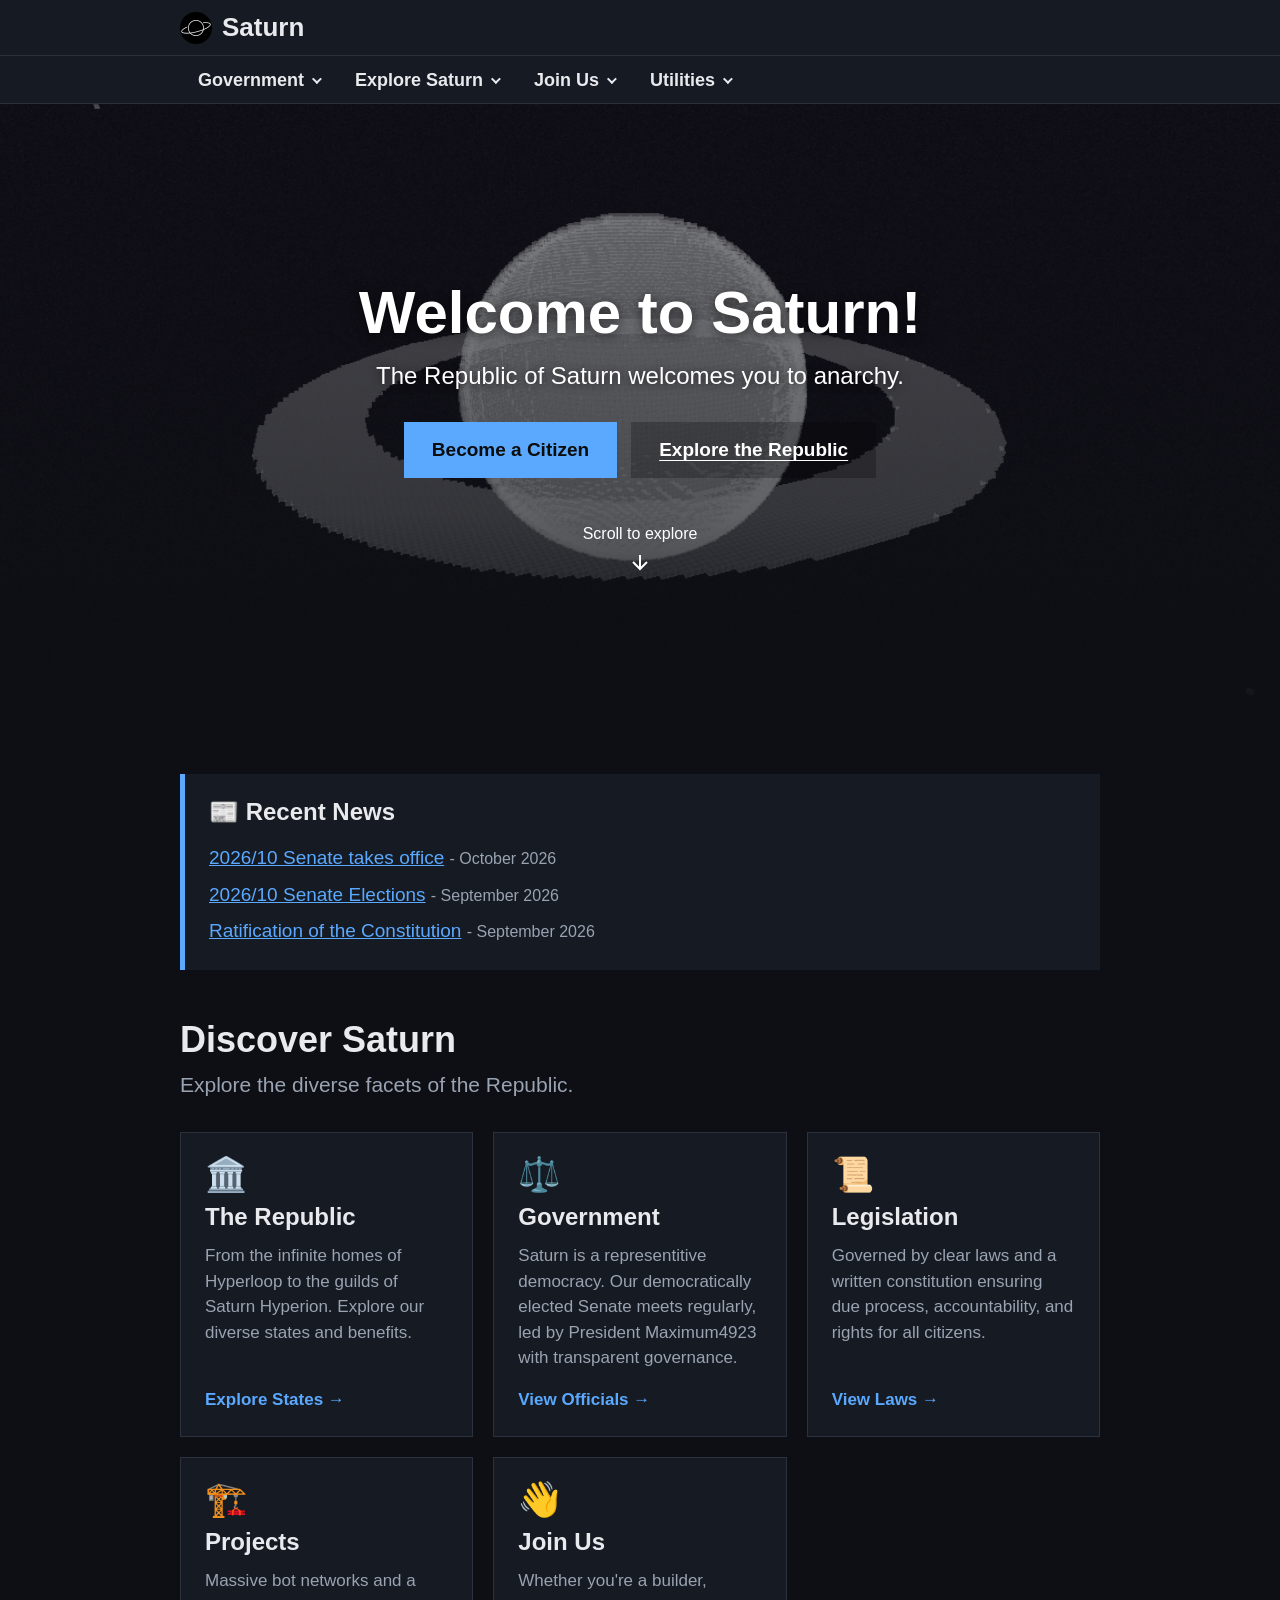
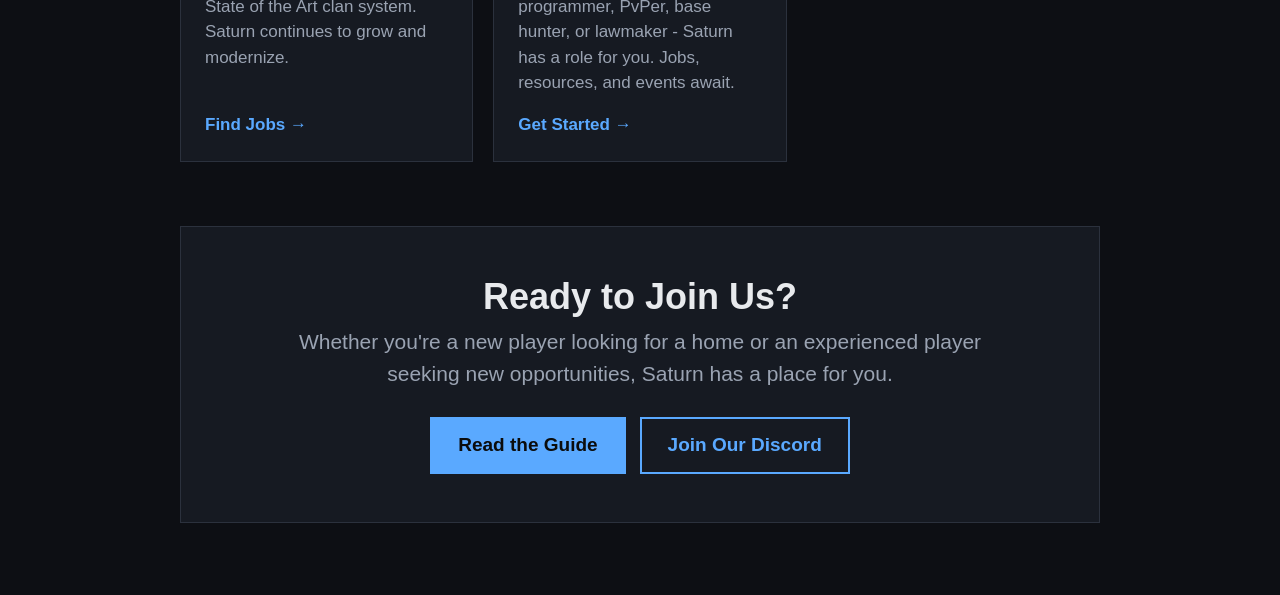
<file: index.html>
<!DOCTYPE html>
<html lang="en">
<head>
    <meta charset="utf-8">
    <meta name="viewport" content="width=device-width, initial-scale=1">
    <title>The Republic of Saturn</title>
    <meta name="description" content="Welcome to the Republic of Saturn, a representitive democracy on a anarchy server.">
    <link rel="stylesheet" href="/assets/css/styles.css">
</head>
<body>
    <a class="skip-link" href="#main-content">Skip to main content</a>

    <!-- Header bar with logo -->
    <header class="header" role="banner">
        <div class="header__container">
            <a href="/" class="header__logo">
                <img src="/assets/img/saturn-bg.png" alt="" width="32" height="32">
                <span>Saturn</span>
            </a>
            <button class="menu-toggle" id="menuToggle" aria-label="Open menu" aria-expanded="false" aria-controls="slideMenu">
                <span></span><span></span><span></span>
            </button>
        </div>
    </header>

    <!-- Slide-out menu (narrow screens) -->
    <div class="menu-overlay" id="menuOverlay"></div>
    <nav class="slide-menu" id="slideMenu" aria-label="Mobile navigation">
        <div class="slide-menu__header">
            <span>Menu</span>
            <button class="slide-menu__close" id="menuClose" aria-label="Close menu">&times;</button>
        </div>
        <details>
            <summary>Government</summary>
            <ul>
                <li><a href="/">Home</a></li>
                <li><a href="/government/officials/">Officials</a></li>
                <li><a href="/news/">News</a></li>
                <li><a href="/laws/">Legislation</a></li>
            </ul>
        </details>
        <details>
            <summary>Explore Saturn</summary>
            <ul>
                <li><a href="/union/">The Republic</a></li>
                <li><a href="/history/">History</a></li>
            </ul>
        </details>
        <details>
            <summary>Join Us</summary>
            <ul>
                <li><a href="/guide/">New Player Guide</a></li>
                <li><a href="https://discord.gg/mj6fVxfEE" target="_blank" rel="noopener">Discord</a></li>
            </ul>
        </details>
        <details>
            <summary>Utilities</summary>
            <ul>
                <li><a href="https://6b6tdb.saturn.lat/">6b6tDB</a></li>
            </ul>
        </details>
    </nav>

    <!-- Navigation bar (wide screens) -->
    <nav class="navbar" aria-label="Main navigation">
        <div class="container">
            <ul class="navbar__list">
                <li class="navbar__item">
                    <button class="navbar__link" aria-haspopup="true">Government</button>
                    <ul class="navbar__dropdown">
                        <li><a href="/">Home</a></li>
                        <li><a href="/government/officials/">Officials</a></li>
                        <li><a href="/news/">News</a></li>
                        <li><a href="/laws/">Legislation</a></li>
                    </ul>
                </li>
                <li class="navbar__item">
                    <button class="navbar__link" aria-haspopup="true">Explore Saturn</button>
                    <ul class="navbar__dropdown">
                        <li><a href="/union/">The Republic</a></li>
                        <li><a href="/history/">History</a></li>
                    </ul>
                </li>
                <li class="navbar__item">
                    <button class="navbar__link" aria-haspopup="true">Join Us</button>
                    <ul class="navbar__dropdown">
                        <li><a href="/guide/">New Player Guide</a></li>
                        <li><a href="https://discord.gg/mj6fVxfEE" target="_blank" rel="noopener">Discord</a></li>
                    </ul>
                </li>
                <li class="navbar__item">
                    <button class="navbar__link" aria-haspopup="true">Utilities</button>
                    <ul class="navbar__dropdown">
                        <li><a href="https://6b6tdb.saturn.lat/">6b6tDB</a></li>
                    </ul>
                </li>
            </ul>
        </div>
    </nav>

    <!-- Hero -->
    <section class="hero">
        <h1>Welcome to Saturn!</h1>
        <p class="hero__subtitle">The Republic of Saturn welcomes you to anarchy.</p>
        <div class="hero__actions">
            <a href="/guide/" class="btn">Become a Citizen</a>
            <a href="/union/" target="_blank" rel="noopener" class="btn btn--tertiary">Explore the Republic</a>
        </div>
        <a href="#main-content" class="scroll-hint">
            <span>Scroll to explore</span>
            <svg width="24" height="24" viewBox="0 0 24 24" fill="none" stroke="currentColor" stroke-width="2" aria-hidden="true"><path d="M12 5v14M5 12l7 7 7-7"/></svg>
        </a>
    </section>

    <div class="container">
        <main id="main-content" class="main">

            <!-- Recent news -->
            <div class="news-ticker">
                <h3>📰 Recent News</h3>
                <div class="news-ticker__item">
                    <a href="/news/2026-october-senate/">2026/10 Senate takes office</a>
                    <span class="news-ticker__date">- October 2026</span>
                </div>
                <div class="news-ticker__item">
                    <a href="/news/2026-october-elections/">2026/10 Senate Elections</a>
                    <span class="news-ticker__date">- September 2026</span>
                </div>
                <div class="news-ticker__item">
                    <a href="/news/ratification-of-the-constitution/">Ratification of the Constitution</a>
                    <span class="news-ticker__date">- September 2026</span>
                </div>
            </div>

            <!-- Services grid -->
            <section class="services">
                <h2 class="section-title">Discover Saturn</h2>
                <p class="section-intro">Explore the diverse facets of the Republic.</p>

                <div class="services-grid">
                    <a href="/union/" class="service-card">
                        <div class="service-card__icon">🏛️</div>
                        <h3>The Republic</h3>
                        <p>From the infinite homes of Hyperloop to the guilds of Saturn Hyperion. Explore our diverse states and benefits.</p>
                        <span class="service-card__link">Explore States →</span>
                    </a>
                    <a href="/government/officials/" class="service-card">
                        <div class="service-card__icon">⚖️</div>
                        <h3>Government</h3>
                        <p>Saturn is a representitive democracy. Our democratically elected Senate meets regularly, led by President Maximum4923 with transparent governance.</p>
                        <span class="service-card__link">View Officials →</span>
                    </a>
                    <a href="/laws/" class="service-card">
                        <div class="service-card__icon">📜</div>
                        <h3>Legislation</h3>
                        <p>Governed by clear laws and a written constitution ensuring due process, accountability, and rights for all citizens.</p>
                        <span class="service-card__link">View Laws →</span>
                    </a>
                    <a href="https://discord.gg/mj6fVxfEE" target="_blank" rel="noopener" class="service-card">
                        <div class="service-card__icon">🏗️</div>
                        <h3>Projects</h3>
                        <p>Massive bot networks and a State of the Art clan system. Saturn continues to grow and modernize.</p>
                        <span class="service-card__link">Find Jobs →</span>
                    </a>
                    <a href="/guide/" class="service-card">
                        <div class="service-card__icon">👋</div>
                        <h3>Join Us</h3>
                        <p>Whether you're a builder, programmer, PvPer, base hunter, or lawmaker - Saturn has a role for you. Jobs, resources, and events await.</p>
                        <span class="service-card__link">Get Started →</span>
                    </a>
                </div>
            </section>

            <!-- Call to action -->
            <section class="cta">
                <h2 class="section-title">Ready to Join Us?</h2>
                <p class="section-intro">Whether you're a new player looking for a home or an experienced player seeking new opportunities, Saturn has a place for you.</p>
                <div class="hero__actions">
                    <a href="/guide/" class="btn">Read the Guide</a>
                    <a href="https://discord.gg/mj6fVxfEE" target="_blank" rel="noopener" class="btn btn--secondary">Join Our Discord</a>
                </div>
            </section>
        </main>
    </div>

    <script>
        // Slide-out menu open/close
        (function () {
            var toggle = document.getElementById('menuToggle');
            var closeBtn = document.getElementById('menuClose');
            var menu = document.getElementById('slideMenu');
            var overlay = document.getElementById('menuOverlay');

            function open() {
                menu.classList.add('is-open');
                overlay.classList.add('is-visible');
                toggle.setAttribute('aria-expanded', 'true');
            }
            function close() {
                menu.classList.remove('is-open');
                overlay.classList.remove('is-visible');
                toggle.setAttribute('aria-expanded', 'false');
            }

            toggle.addEventListener('click', open);
            closeBtn.addEventListener('click', close);
            overlay.addEventListener('click', close);
            document.addEventListener('keydown', function (e) {
                if (e.key === 'Escape') close();
            });
        })();
    </script>
</body>
</html>
</file>
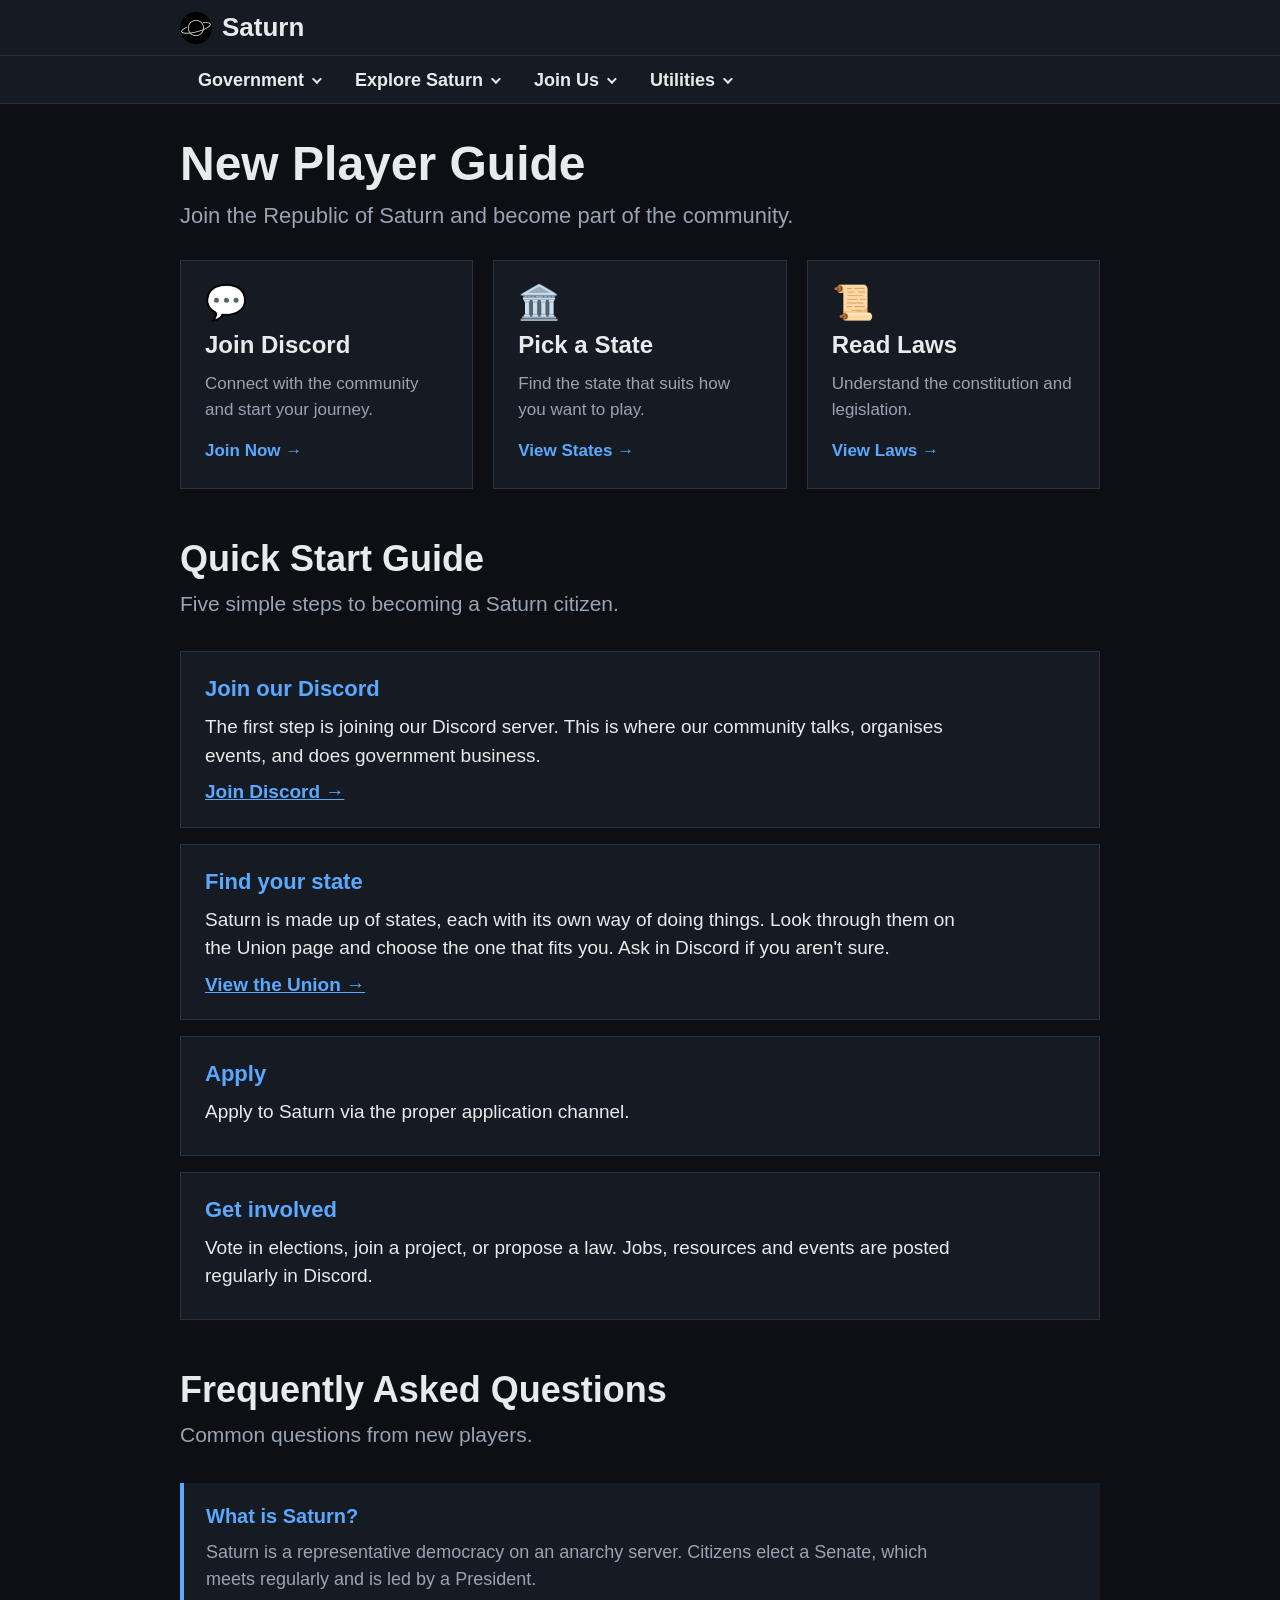
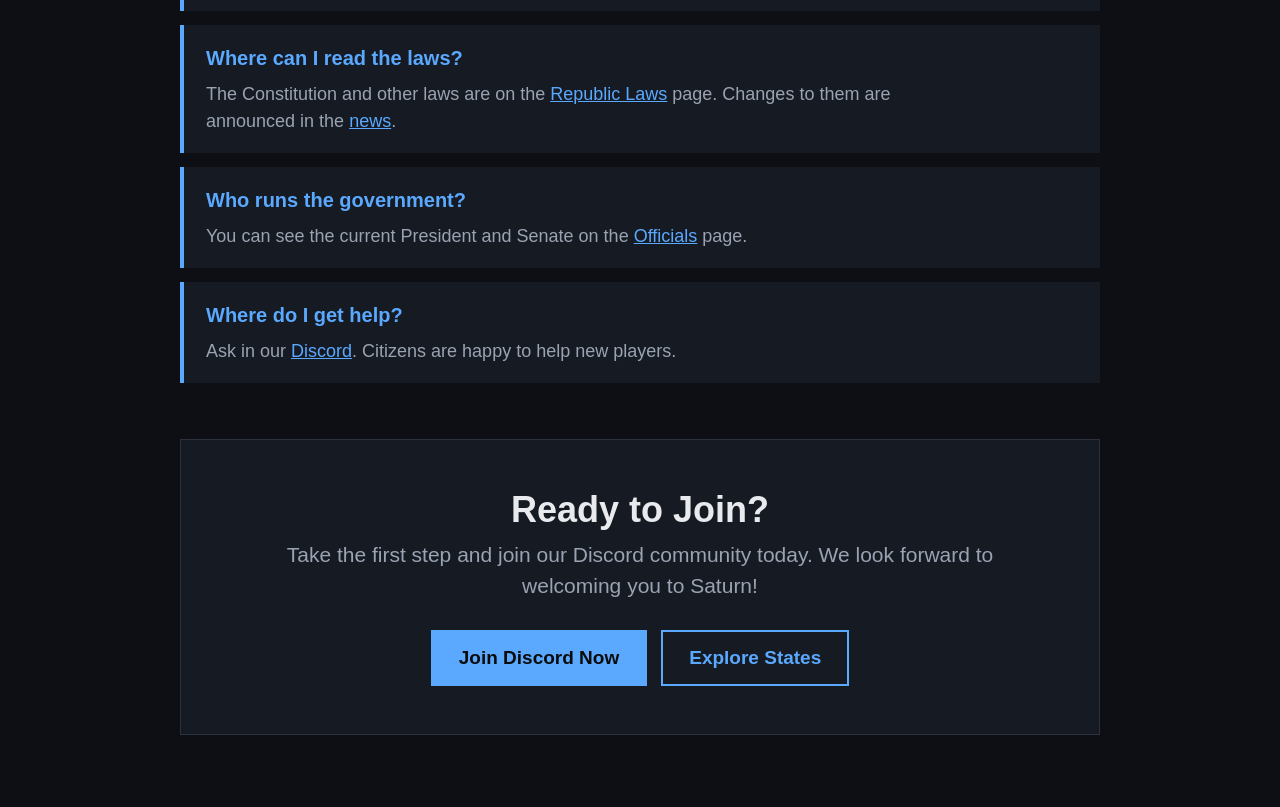
<file: guide/index.html>
<!DOCTYPE html>
<html lang="en">
<head>
    <meta charset="utf-8">
    <meta name="viewport" content="width=device-width, initial-scale=1">
    <title>New Player Guide - Join Saturn</title>
    <meta name="description" content="Learn how to join the Republic of Saturn and become part of the community.">
    <link rel="stylesheet" href="/assets/css/styles.css">
</head>
<body>
    <a class="skip-link" href="#main-content">Skip to main content</a>

    <!-- Header bar with logo -->
    <header class="header" role="banner">
        <div class="header__container">
            <a href="/" class="header__logo">
                <img src="/assets/img/saturn-bg.png" alt="" width="32" height="32">
                <span>Saturn</span>
            </a>
            <button class="menu-toggle" id="menuToggle" aria-label="Open menu" aria-expanded="false" aria-controls="slideMenu">
                <span></span><span></span><span></span>
            </button>
        </div>
    </header>

    <!-- Slide-out menu (narrow screens) -->
    <div class="menu-overlay" id="menuOverlay"></div>
    <nav class="slide-menu" id="slideMenu" aria-label="Mobile navigation">
        <div class="slide-menu__header">
            <span>Menu</span>
            <button class="slide-menu__close" id="menuClose" aria-label="Close menu">&times;</button>
        </div>
        <details>
            <summary>Government</summary>
            <ul>
                <li><a href="/">Home</a></li>
                <li><a href="/government/officials/">Officials</a></li>
                <li><a href="/news/">News</a></li>
                <li><a href="/laws/">Legislation</a></li>
            </ul>
        </details>
        <details>
            <summary>Explore Saturn</summary>
            <ul>
                <li><a href="/union/">The Republic</a></li>
                <li><a href="/history/">History</a></li>
            </ul>
        </details>
        <details open>
            <summary>Join Us</summary>
            <ul>
                <li><a href="/guide/">New Player Guide</a></li>
                <li><a href="https://discord.gg/mj6fVxfEE" target="_blank" rel="noopener">Discord</a></li>
            </ul>
        </details>
        <details>
            <summary>Utilities</summary>
            <ul>
                <li><a href="https://6b6tdb.saturn.lat/">6b6tDB</a></li>
            </ul>
        </details>
    </nav>

    <!-- Navigation bar (wide screens) -->
    <nav class="navbar" aria-label="Main navigation">
        <div class="container">
            <ul class="navbar__list">
                <li class="navbar__item">
                    <button class="navbar__link" aria-haspopup="true">Government</button>
                    <ul class="navbar__dropdown">
                        <li><a href="/">Home</a></li>
                        <li><a href="/government/officials/">Officials</a></li>
                        <li><a href="/news/">News</a></li>
                        <li><a href="/laws/">Legislation</a></li>
                    </ul>
                </li>
                <li class="navbar__item">
                    <button class="navbar__link" aria-haspopup="true">Explore Saturn</button>
                    <ul class="navbar__dropdown">
                        <li><a href="/union/">The Republic</a></li>
                        <li><a href="/history/">History</a></li>
                    </ul>
                </li>
                <li class="navbar__item">
                    <button class="navbar__link" aria-haspopup="true">Join Us</button>
                    <ul class="navbar__dropdown">
                        <li><a href="/guide/">New Player Guide</a></li>
                        <li><a href="https://discord.gg/mj6fVxfEE" target="_blank" rel="noopener">Discord</a></li>
                    </ul>
                </li>
                <li class="navbar__item">
                    <button class="navbar__link" aria-haspopup="true">Utilities</button>
                    <ul class="navbar__dropdown">
                        <li><a href="https://6b6tdb.saturn.lat/">6b6tDB</a></li>
                    </ul>
                </li>
            </ul>
        </div>
    </nav>

    <div class="container">
        <main id="main-content" class="main main--page">

            <div class="page-header">
                <h1>New Player Guide</h1>
                <p>Join the Republic of Saturn and become part of the community.</p>
            </div>

            <!-- Quick actions -->
            <section class="guide-quick-actions">
                <div class="services-grid">
                    <a href="https://discord.gg/mj6fVxfEE" target="_blank" rel="noopener" class="service-card">
                        <div class="service-card__icon">💬</div>
                        <h3>Join Discord</h3>
                        <p>Connect with the community and start your journey.</p>
                        <span class="service-card__link">Join Now →</span>
                    </a>
                    <a href="/union/" class="service-card">
                        <div class="service-card__icon">🏛️</div>
                        <h3>Pick a State</h3>
                        <p>Find the state that suits how you want to play.</p>
                        <span class="service-card__link">View States →</span>
                    </a>
                    <a href="/laws/" class="service-card">
                        <div class="service-card__icon">📜</div>
                        <h3>Read Laws</h3>
                        <p>Understand the constitution and legislation.</p>
                        <span class="service-card__link">View Laws →</span>
                    </a>
                </div>
            </section>

            <!-- Quick start steps -->
            <section class="guide-section">
                <h2 class="section-title">Quick Start Guide</h2>
                <p class="section-intro">Five simple steps to becoming a Saturn citizen.</p>

                <div class="guide-steps">

                    <div class="guide-step">
                        <div class="guide-step__content">
                            <h3>Join our Discord</h3>
                            <p>The first step is joining our Discord server. This is where our community talks, organises events, and does government business.</p>
                            <a href="https://discord.gg/mj6fVxfEE" target="_blank" rel="noopener"><b>Join Discord →</b></a>
                        </div>
                    </div>

                    <div class="guide-step">
                        <div class="guide-step__content">
                            <h3>Find your state</h3>
                            <p>Saturn is made up of states, each with its own way of doing things. Look through them on the Union page and choose the one that fits you. Ask in Discord if you aren't sure.</p>
                            <a href="/union/"><b>View the Union →</b></a>
                        </div>
                    </div>

                    <div class="guide-step">
                        <div class="guide-step__content">
                            <h3>Apply</h3>
                            <p>Apply to Saturn via the proper application channel.</p>
                        </div>
                    </div>

                    <div class="guide-step">
                        <div class="guide-step__content">
                            <h3>Get involved</h3>
                            <p>Vote in elections, join a project, or propose a law. Jobs, resources and events are posted regularly in Discord.</p>
                        </div>
                    </div>

                </div>
            </section>


            <!-- FAQ -->
            <section class="guide-section">
                <h2 class="section-title">Frequently Asked Questions</h2>
                <p class="section-intro">Common questions from new players.</p>

                <div class="faq-list">
                    <div class="faq-item">
                        <h3>What is Saturn?</h3>
                        <p>Saturn is a representative democracy on an anarchy server. Citizens elect a Senate, which meets regularly and is led by a President.</p>
                    </div>
                    <div class="faq-item">
                        <h3>Where can I read the laws?</h3>
                        <p>The Constitution and other laws are on the <a href="/laws/">Republic Laws</a> page. Changes to them are announced in the <a href="/news/">news</a>.</p>
                    </div>
                    <div class="faq-item">
                        <h3>Who runs the government?</h3>
                        <p>You can see the current President and Senate on the <a href="/government/officials/">Officials</a> page.</p>
                    </div>
                    <div class="faq-item">
                        <h3>Where do I get help?</h3>
                        <p>Ask in our <a href="https://discord.gg/mj6fVxfEE" target="_blank" rel="noopener">Discord</a>. Citizens are happy to help new players.</p>
                    </div>
                </div>
            </section>

            <!-- Call to action -->
            <section class="cta">
                <h2 class="section-title">Ready to Join?</h2>
                <p class="section-intro">Take the first step and join our Discord community today. We look forward to welcoming you to Saturn!</p>
                <div class="hero__actions">
                    <a href="https://discord.gg/mj6fVxfEE" target="_blank" rel="noopener" class="btn">Join Discord Now</a>
                    <a href="/union/" class="btn btn--secondary">Explore States</a>
                </div>
            </section>

        </main>
    </div>

    <script>
        // Slide-out menu open/close
        (function () {
            var toggle = document.getElementById('menuToggle');
            var closeBtn = document.getElementById('menuClose');
            var menu = document.getElementById('slideMenu');
            var overlay = document.getElementById('menuOverlay');

            function open() {
                menu.classList.add('is-open');
                overlay.classList.add('is-visible');
                toggle.setAttribute('aria-expanded', 'true');
            }
            function close() {
                menu.classList.remove('is-open');
                overlay.classList.remove('is-visible');
                toggle.setAttribute('aria-expanded', 'false');
            }

            toggle.addEventListener('click', open);
            closeBtn.addEventListener('click', close);
            overlay.addEventListener('click', close);
            document.addEventListener('keydown', function (e) {
                if (e.key === 'Escape') close();
            });
        })();
    </script>
</body>
</html>
</file>
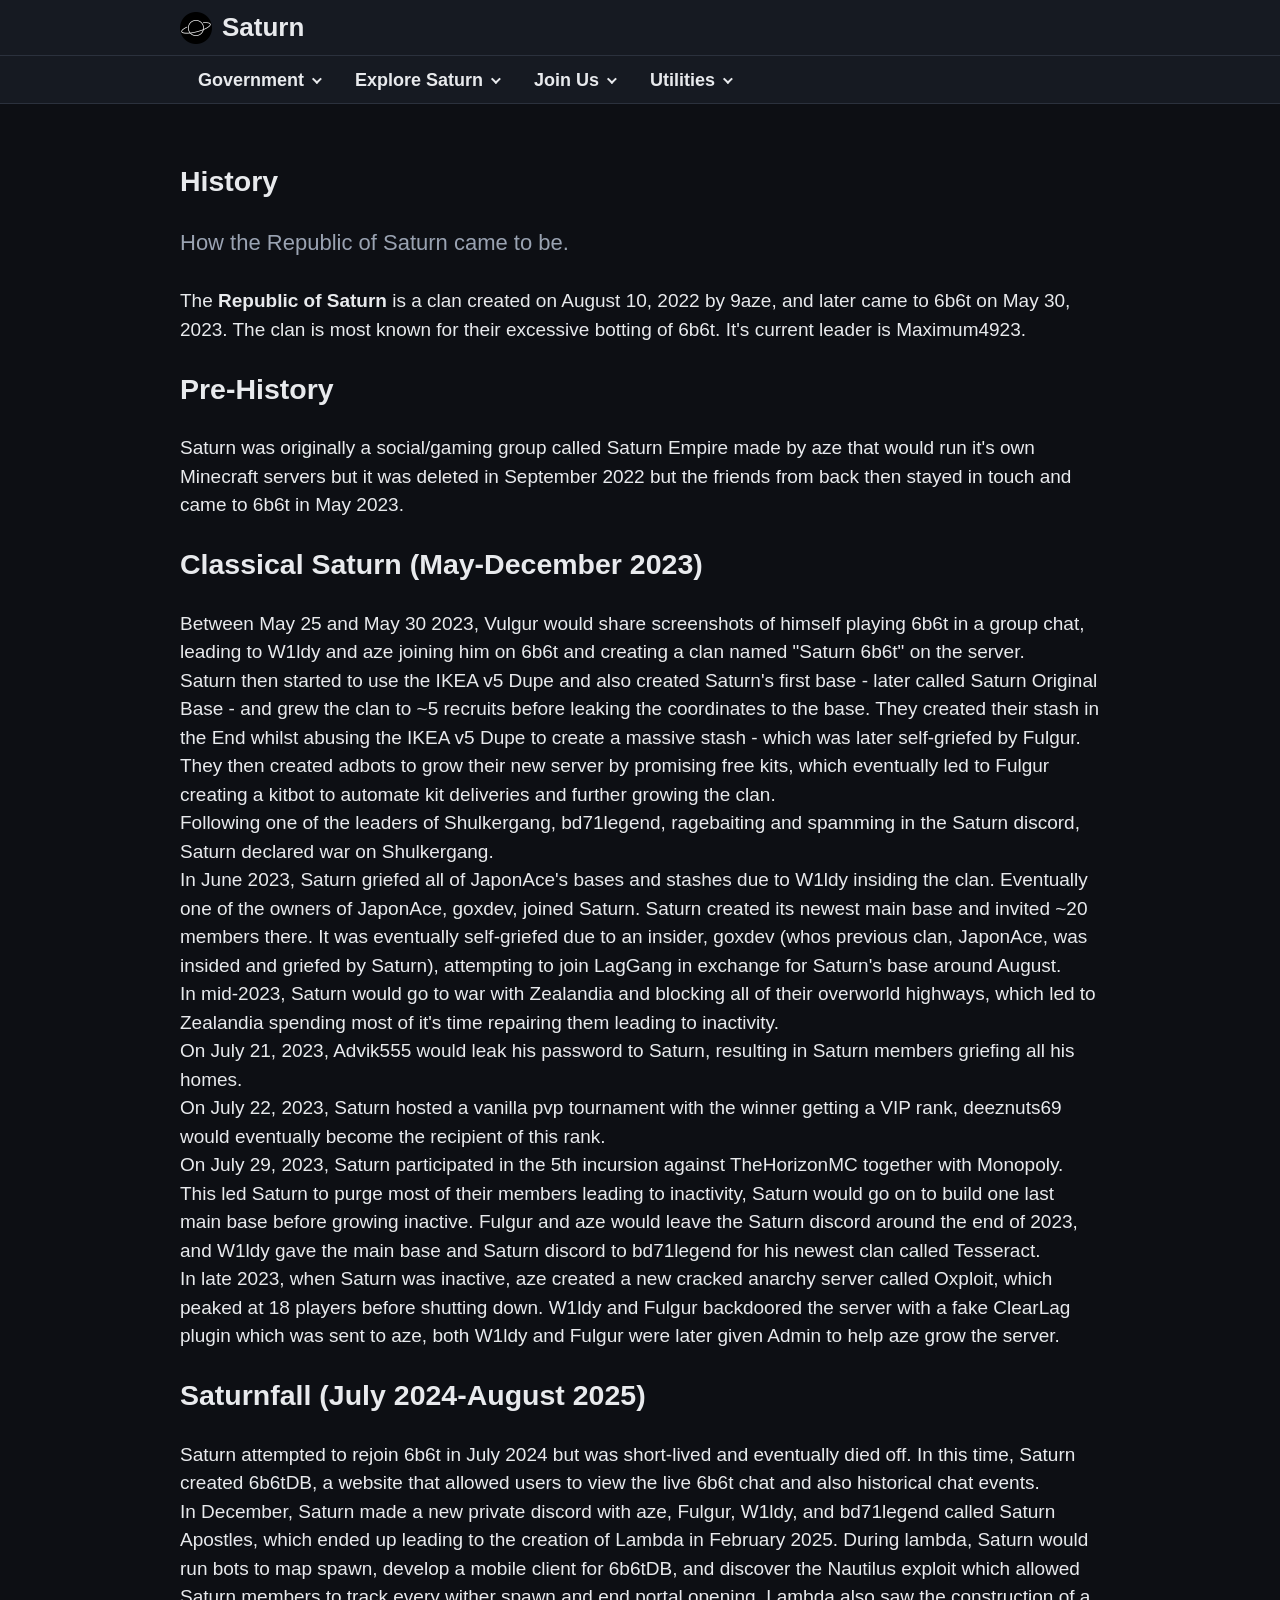
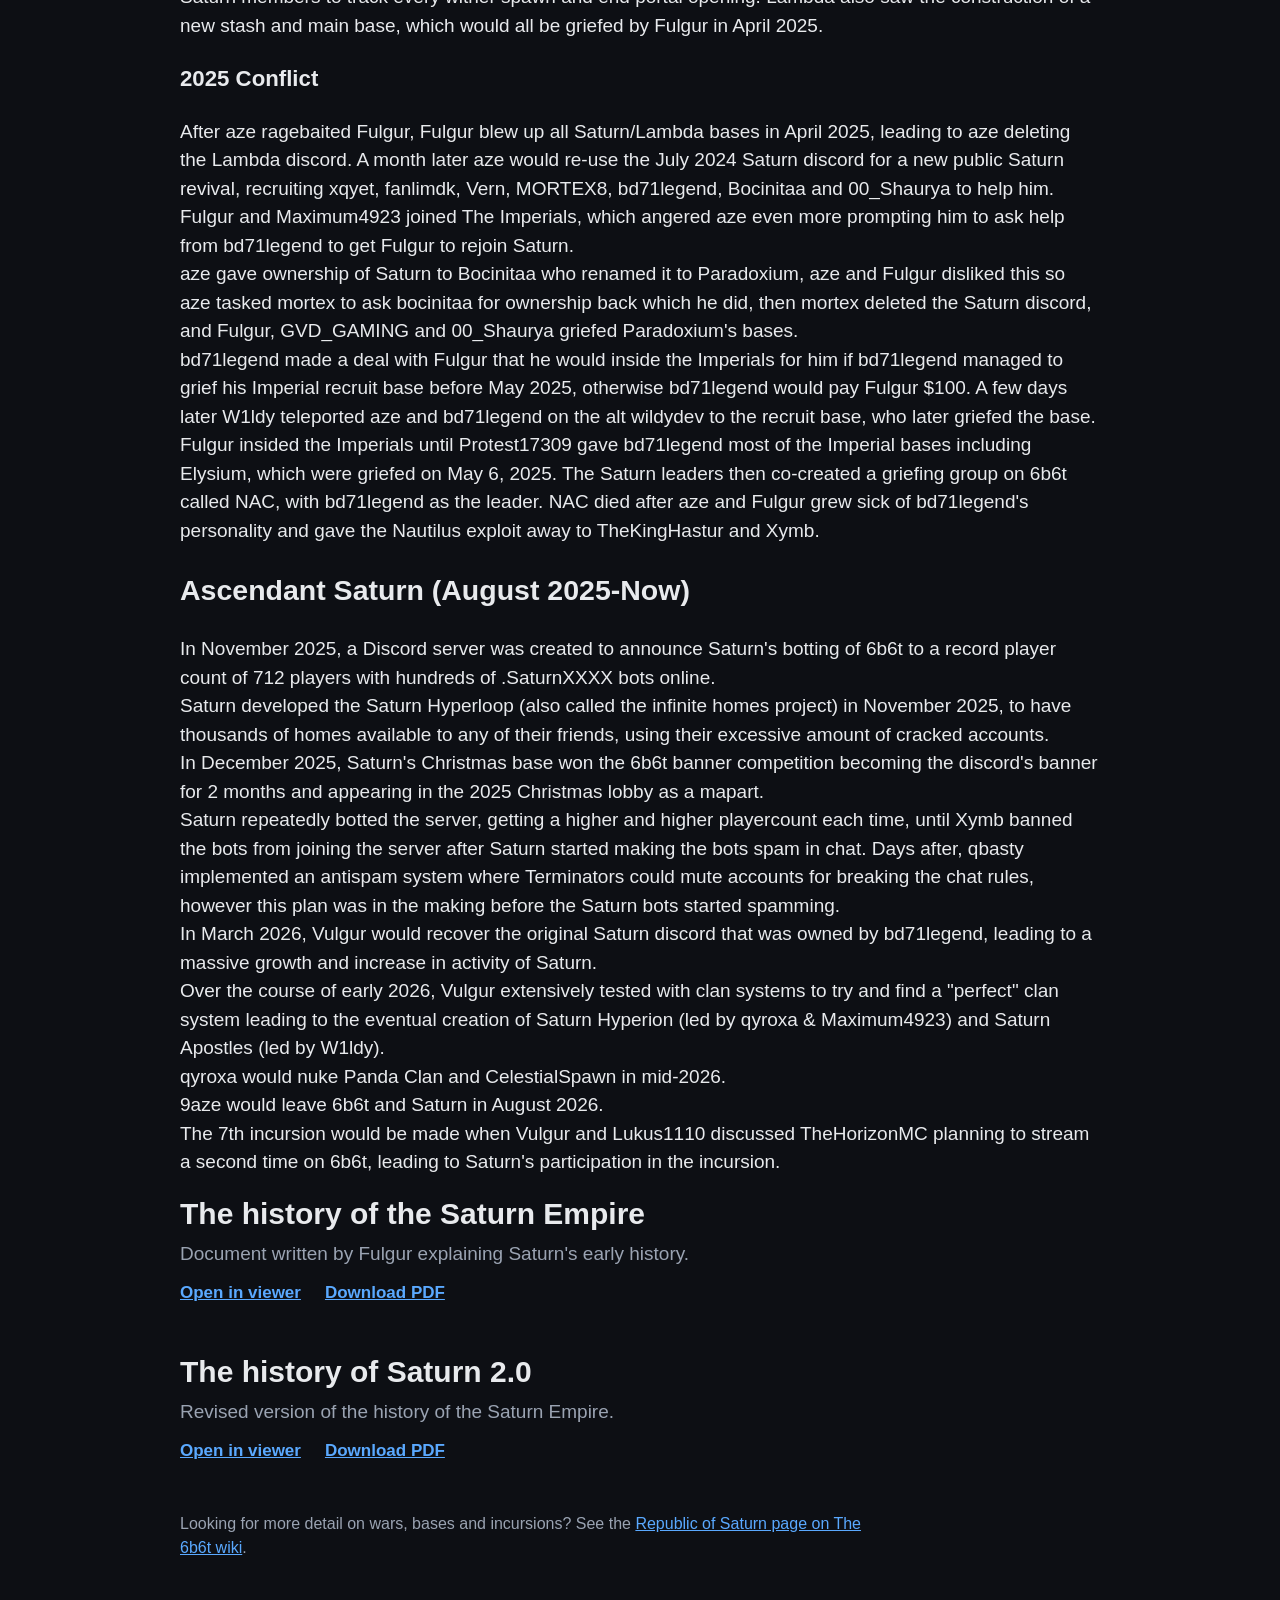
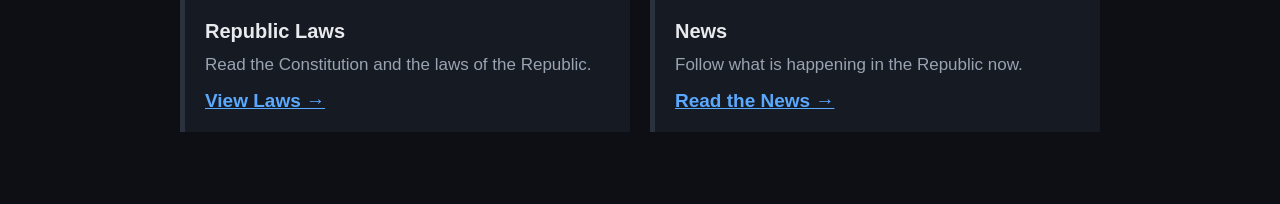
<file: history/index.html>
<!DOCTYPE html>
<html lang="en">
<head>
    <meta charset="utf-8">
    <meta name="viewport" content="width=device-width, initial-scale=1">
    <title>History - Republic of Saturn</title>
    <meta name="description" content="The history of the Republic of Saturn.">
    <link rel="stylesheet" href="/assets/css/styles.css">
</head>
<body>
    <a class="skip-link" href="#main-content">Skip to main content</a>

    <!-- Header bar with logo -->
    <header class="header" role="banner">
        <div class="header__container">
            <a href="/" class="header__logo">
                <img src="/assets/img/saturn-bg.png" alt="" width="32" height="32">
                <span>Saturn</span>
            </a>
            <button class="menu-toggle" id="menuToggle" aria-label="Open menu" aria-expanded="false" aria-controls="slideMenu">
                <span></span><span></span><span></span>
            </button>
        </div>
    </header>

    <!-- Slide-out menu (narrow screens) -->
    <div class="menu-overlay" id="menuOverlay"></div>
    <nav class="slide-menu" id="slideMenu" aria-label="Mobile navigation">
        <div class="slide-menu__header">
            <span>Menu</span>
            <button class="slide-menu__close" id="menuClose" aria-label="Close menu">&times;</button>
        </div>
        <details>
            <summary>Government</summary>
            <ul>
                <li><a href="/">Home</a></li>
                <li><a href="/government/officials/">Officials</a></li>
                <li><a href="/news/">News</a></li>
                <li><a href="/laws/">Legislation</a></li>
            </ul>
        </details>
        <details open>
            <summary>Explore Saturn</summary>
            <ul>
                <li><a href="/union/">The Republic</a></li>
                <li><a href="/history/">History</a></li>
            </ul>
        </details>
        <details>
            <summary>Join Us</summary>
            <ul>
                <li><a href="/guide/">New Player Guide</a></li>
                <li><a href="https://discord.gg/9ksPwhD87T" target="_blank" rel="noopener">Discord</a></li>
            </ul>
        </details>
        <details>
            <summary>Utilities</summary>
            <ul>
                <li><a href="https://6b6tdb.saturn.lat/">6b6tDB</a></li>
            </ul>
        </details>
    </nav>

    <!-- Navigation bar (wide screens) -->
    <nav class="navbar" aria-label="Main navigation">
        <div class="container">
            <ul class="navbar__list">
                <li class="navbar__item">
                    <button class="navbar__link" aria-haspopup="true">Government</button>
                    <ul class="navbar__dropdown">
                        <li><a href="/">Home</a></li>
                        <li><a href="/government/officials/">Officials</a></li>
                        <li><a href="/news/">News</a></li>
                        <li><a href="/laws/">Legislation</a></li>
                    </ul>
                </li>
                <li class="navbar__item">
                    <button class="navbar__link" aria-haspopup="true">Explore Saturn</button>
                    <ul class="navbar__dropdown">
                        <li><a href="/union/">The Republic</a></li>
                        <li><a href="/history/">History</a></li>
                    </ul>
                </li>
                <li class="navbar__item">
                    <button class="navbar__link" aria-haspopup="true">Join Us</button>
                    <ul class="navbar__dropdown">
                        <li><a href="/guide/">New Player Guide</a></li>
                        <li><a href="https://discord.gg/9ksPwhD87T" target="_blank" rel="noopener">Discord</a></li>
                    </ul>
                </li>
                <li class="navbar__item">
                    <button class="navbar__link" aria-haspopup="true">Utilities</button>
                    <ul class="navbar__dropdown">
                        <li><a href="https://6b6tdb.saturn.lat/">6b6tDB</a></li>
                    </ul>
                </li>
            </ul>
        </div>
    </nav>

    <div class="container">
        <main id="main-content" class="main main--page">

            <div class="page-header">
                <h2>History</h2>
                <p>How the Republic of Saturn came to be.</p>
            </div>

            <p></p>The <b>Republic of Saturn</b> is a clan created on August 10, 2022 by 9aze, and later came to 6b6t on May 30, 2023. The clan is most known for their excessive botting of 6b6t. It's current leader is Maximum4923.</p>
            <h2>Pre-History</h2>
            <p>Saturn was originally a social/gaming group called Saturn Empire made by aze that would run it's own Minecraft servers but it was deleted in September 2022 but the friends from back then stayed in touch and came to 6b6t in May 2023. </p>
            <h2>Classical Saturn (May-December 2023)</h2>
            <p>
Between May 25 and May 30 2023, Vulgur would share screenshots of himself playing 6b6t in a group chat, leading to W1ldy and aze joining him on 6b6t and creating a clan named "Saturn 6b6t" on the server.
<br>
Saturn then started to use the IKEA v5 Dupe and also created Saturn's first base - later called Saturn Original Base - and grew the clan to ~5 recruits before leaking the coordinates to the base. They created their stash in the End whilst abusing the IKEA v5 Dupe to create a massive stash - which was later self-griefed by Fulgur. They then created adbots to grow their new server by promising free kits, which eventually led to Fulgur creating a kitbot to automate kit deliveries and further growing the clan.
<br>
Following one of the leaders of Shulkergang, bd71legend, ragebaiting and spamming in the Saturn discord, Saturn declared war on Shulkergang. 
<br>
In June 2023, Saturn griefed all of JaponAce's bases and stashes due to W1ldy insiding the clan. Eventually one of the owners of JaponAce, goxdev, joined Saturn. Saturn created its newest main base and invited ~20 members there. It was eventually self-griefed due to an insider, goxdev (whos previous clan, JaponAce, was insided and griefed by Saturn), attempting to join LagGang in exchange for Saturn's base around August.
<br>
In mid-2023, Saturn would go to war with Zealandia and blocking all of their overworld highways, which led to Zealandia spending most of it's time repairing them leading to inactivity.
<br>
On July 21, 2023, Advik555 would leak his password to Saturn, resulting in Saturn members griefing all his homes.
<br>
On July 22, 2023, Saturn hosted a vanilla pvp tournament with the winner getting a VIP rank, deeznuts69 would eventually become the recipient of this rank.
<br>
On July 29, 2023, Saturn participated in the 5th incursion against TheHorizonMC together with Monopoly.
<br>
This led Saturn to purge most of their members leading to inactivity, Saturn would go on to build one last main base before growing inactive. Fulgur and aze would leave the Saturn discord around the end of 2023, and W1ldy gave the main base and Saturn discord to bd71legend for his newest clan called Tesseract.
<br>
In late 2023, when Saturn was inactive, aze created a new cracked anarchy server called Oxploit, which peaked at 18 players before shutting down. W1ldy and Fulgur backdoored the server with a fake ClearLag plugin which was sent to aze, both W1ldy and Fulgur were later given Admin to help aze grow the server. 
            </p>
            <h2>Saturnfall (July 2024-August 2025)</h2>
            <p>
Saturn attempted to rejoin 6b6t in July 2024 but was short-lived and eventually died off. In this time, Saturn created 6b6tDB, a website that allowed users to view the live 6b6t chat and also historical chat events.
<br>
In December, Saturn made a new private discord with aze, Fulgur, W1ldy, and bd71legend called Saturn Apostles, which ended up leading to the creation of Lambda in February 2025. During lambda, Saturn would run bots to map spawn, develop a mobile client for 6b6tDB, and discover the Nautilus exploit which allowed Saturn members to track every wither spawn and end portal opening. Lambda also saw the construction of a new stash and main base, which would all be griefed by Fulgur in April 2025. 
            </p>
            <h3>2025 Conflict</h3>
            <p>
After aze ragebaited Fulgur, Fulgur blew up all Saturn/Lambda bases in April 2025, leading to aze deleting the Lambda discord. A month later aze would re-use the July 2024 Saturn discord for a new public Saturn revival, recruiting xqyet, fanlimdk, Vern, MORTEX8, bd71legend, Bocinitaa and 00_Shaurya to help him. Fulgur and Maximum4923 joined The Imperials, which angered aze even more prompting him to ask help from bd71legend to get Fulgur to rejoin Saturn.
<br>
aze gave ownership of Saturn to Bocinitaa who renamed it to Paradoxium, aze and Fulgur disliked this so aze tasked mortex to ask bocinitaa for ownership back which he did, then mortex deleted the Saturn discord, and Fulgur, GVD_GAMING and 00_Shaurya griefed Paradoxium's bases.
<br>
bd71legend made a deal with Fulgur that he would inside the Imperials for him if bd71legend managed to grief his Imperial recruit base before May 2025, otherwise bd71legend would pay Fulgur $100. A few days later W1ldy teleported aze and bd71legend on the alt wildydev to the recruit base, who later griefed the base.
<br>
Fulgur insided the Imperials until Protest17309 gave bd71legend most of the Imperial bases including Elysium, which were griefed on May 6, 2025. The Saturn leaders then co-created a griefing group on 6b6t called NAC, with bd71legend as the leader. NAC died after aze and Fulgur grew sick of bd71legend's personality and gave the Nautilus exploit away to TheKingHastur and Xymb. 
            </p>
            <h2>Ascendant Saturn (August 2025-Now)</h2>
            <p>
In November 2025, a Discord server was created to announce Saturn's botting of 6b6t to a record player count of 712 players with hundreds of .SaturnXXXX bots online.
<br>
Saturn developed the Saturn Hyperloop (also called the infinite homes project) in November 2025, to have thousands of homes available to any of their friends, using their excessive amount of cracked accounts.
<br>    
In December 2025, Saturn's Christmas base won the 6b6t banner competition becoming the discord's banner for 2 months and appearing in the 2025 Christmas lobby as a mapart.
<br>
Saturn repeatedly botted the server, getting a higher and higher playercount each time, until Xymb banned the bots from joining the server after Saturn started making the bots spam in chat. Days after, qbasty implemented an antispam system where Terminators could mute accounts for breaking the chat rules, however this plan was in the making before the Saturn bots started spamming.
<br>
In March 2026, Vulgur would recover the original Saturn discord that was owned by bd71legend, leading to a massive growth and increase in activity of Saturn.
<br>
Over the course of early 2026, Vulgur extensively tested with clan systems to try and find a "perfect" clan system leading to the eventual creation of Saturn Hyperion (led by qyroxa & Maximum4923) and Saturn Apostles (led by W1ldy).
<br>
qyroxa would nuke Panda Clan and CelestialSpawn in mid-2026.
<br>
9aze would leave 6b6t and Saturn in August 2026.
<br>
The 7th incursion would be made when Vulgur and Lukus1110 discussed TheHorizonMC planning to stream a second time on 6b6t, leading to Saturn's participation in the incursion. 
            </p>

            <section class="history-doc" id="saturn-empire">
                <h2>The history of the Saturn Empire</h2>
                <p>Document written by Fulgur explaining Saturn's early history.</p>
                <div class="doc-links">
                    <a href="/laws/viewer/?file=/documents/The%20history%20of%20the%20Saturn%20Empire.pdf" target="_blank" rel="noopener">Open in viewer</a>
                    <a href="/documents/The%20history%20of%20the%20Saturn%20Empire.pdf" download>Download PDF</a>
                </div>
            </section>

            <section class="history-doc" id="saturn-2">
                <h2>The history of Saturn 2.0</h2>
                <p>Revised version of the history of the Saturn Empire.</p>
                <div class="doc-links">
                    <a href="/laws/viewer/?file=/documents/The%20history%20of%20Saturn%202.0.pdf" target="_blank" rel="noopener">Open in viewer</a>
                    <a href="/documents/The%20history%20of%20Saturn%202.0.pdf" download>Download PDF</a>
                </div>
            </section>

            <p class="source-note">
                Looking for more detail on wars, bases and incursions? See the
                <a href="https://6b.wiki/Wiki/Republic_of_Saturn" target="_blank" rel="noopener">Republic of Saturn page on The 6b6t wiki</a>.
            </p>

            <div class="inset-row">
                <div class="inset-box">
                    <h3>Republic Laws</h3>
                    <p>Read the Constitution and the laws of the Republic.</p>
                    <a href="/laws/">View Laws →</a>
                </div>
                <div class="inset-box">
                    <h3>News</h3>
                    <p>Follow what is happening in the Republic now.</p>
                    <a href="/news/">Read the News →</a>
                </div>
            </div>

        </main>
    </div>

    <script>
        // Slide-out menu open/close
        (function () {
            var toggle = document.getElementById('menuToggle');
            var closeBtn = document.getElementById('menuClose');
            var menu = document.getElementById('slideMenu');
            var overlay = document.getElementById('menuOverlay');

            function open() {
                menu.classList.add('is-open');
                overlay.classList.add('is-visible');
                toggle.setAttribute('aria-expanded', 'true');
            }
            function close() {
                menu.classList.remove('is-open');
                overlay.classList.remove('is-visible');
                toggle.setAttribute('aria-expanded', 'false');
            }

            toggle.addEventListener('click', open);
            closeBtn.addEventListener('click', close);
            overlay.addEventListener('click', close);
            document.addEventListener('keydown', function (e) {
                if (e.key === 'Escape') close();
            });
        })();
    </script>
</body>
</html>
</file>
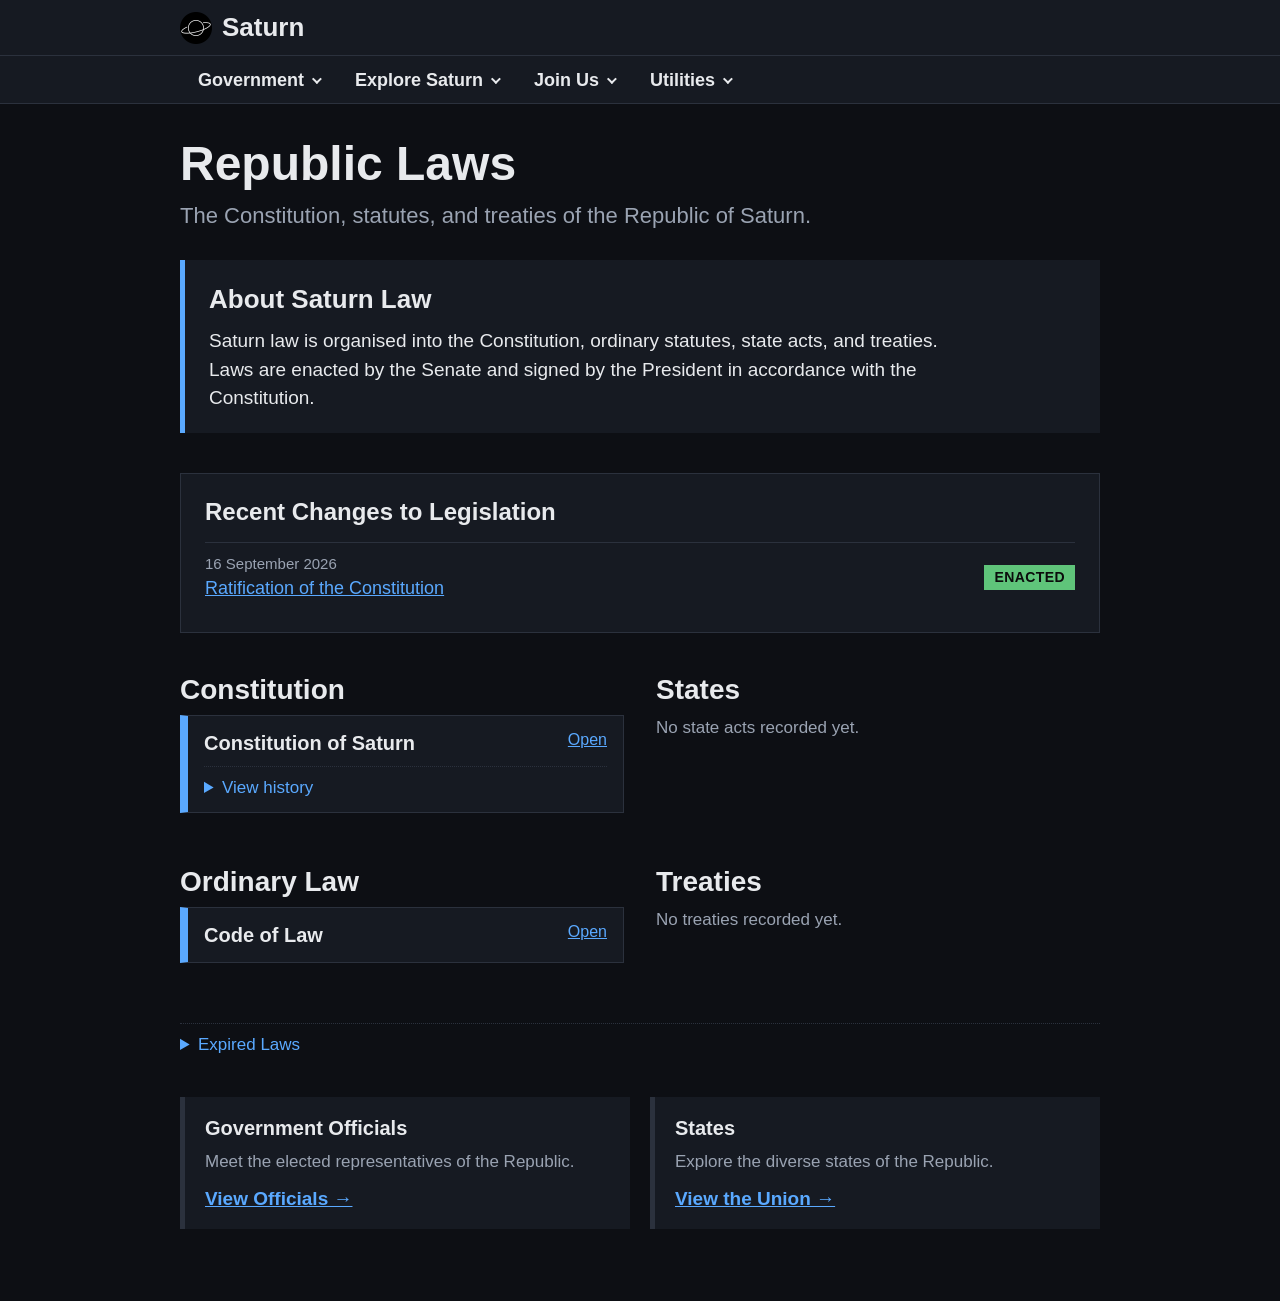
<file: laws/index.html>
<!DOCTYPE html>
<html lang="en">
<head>
    <meta charset="utf-8">
    <meta name="viewport" content="width=device-width, initial-scale=1">
    <title>Republic Laws - Republic of Saturn</title>
    <meta name="description" content="The Constitution, statutes, and treaties of the Republic of Saturn.">
    <link rel="stylesheet" href="/assets/css/styles.css">
</head>
<body>
    <a class="skip-link" href="#main-content">Skip to main content</a>

    <!-- Header bar with logo -->
    <header class="header" role="banner">
        <div class="header__container">
            <a href="/" class="header__logo">
                <img src="/assets/img/saturn-bg.png" alt="" width="32" height="32">
                <span>Saturn</span>
            </a>
            <button class="menu-toggle" id="menuToggle" aria-label="Open menu" aria-expanded="false" aria-controls="slideMenu">
                <span></span><span></span><span></span>
            </button>
        </div>
    </header>

    <!-- Slide-out menu (narrow screens) -->
    <div class="menu-overlay" id="menuOverlay"></div>
    <nav class="slide-menu" id="slideMenu" aria-label="Mobile navigation">
        <div class="slide-menu__header">
            <span>Menu</span>
            <button class="slide-menu__close" id="menuClose" aria-label="Close menu">&times;</button>
        </div>
        <details open>
            <summary>Government</summary>
            <ul>
                <li><a href="/">Home</a></li>
                <li><a href="/government/officials/">Officials</a></li>
                <li><a href="/news/">News</a></li>
                <li><a href="/laws/">Legislation</a></li>
            </ul>
        </details>
        <details>
            <summary>Explore Saturn</summary>
            <ul>
                <li><a href="/union/">The Republic</a></li>
                <li><a href="/history/">History</a></li>
            </ul>
        </details>
        <details>
            <summary>Join Us</summary>
            <ul>
                <li><a href="/guide/">New Player Guide</a></li>
                <li><a href="https://discord.gg/mj6fVxfEE" target="_blank" rel="noopener">Discord</a></li>
            </ul>
        </details>
        <details>
            <summary>Utilities</summary>
            <ul>
                <li><a href="https://6b6tdb.saturn.lat/">6b6tDB</a></li>
            </ul>
        </details>
    </nav>

    <!-- Navigation bar (wide screens) -->
    <nav class="navbar" aria-label="Main navigation">
        <div class="container">
            <ul class="navbar__list">
                <li class="navbar__item">
                    <button class="navbar__link" aria-haspopup="true">Government</button>
                    <ul class="navbar__dropdown">
                        <li><a href="/">Home</a></li>
                        <li><a href="/government/officials/">Officials</a></li>
                        <li><a href="/news/">News</a></li>
                        <li><a href="/laws/">Legislation</a></li>
                    </ul>
                </li>
                <li class="navbar__item">
                    <button class="navbar__link" aria-haspopup="true">Explore Saturn</button>
                    <ul class="navbar__dropdown">
                        <li><a href="/union/">The Republic</a></li>
                        <li><a href="/history/">History</a></li>
                    </ul>
                </li>
                <li class="navbar__item">
                    <button class="navbar__link" aria-haspopup="true">Join Us</button>
                    <ul class="navbar__dropdown">
                        <li><a href="/guide/">New Player Guide</a></li>
                        <li><a href="https://discord.gg/mj6fVxfEE" target="_blank" rel="noopener">Discord</a></li>
                    </ul>
                </li>
                <li class="navbar__item">
                    <button class="navbar__link" aria-haspopup="true">Utilities</button>
                    <ul class="navbar__dropdown">
                        <li><a href="https://6b6tdb.saturn.lat/">6b6tDB</a></li>
                    </ul>
                </li>
            </ul>
        </div>
    </nav>

    <div class="container">
        <main id="main-content" class="main main--page">

            <div class="page-header">
                <h1>Republic Laws</h1>
                <p>The Constitution, statutes, and treaties of the Republic of Saturn.</p>
            </div>

            <div class="union-info">
                <h2>About Saturn Law</h2>
                <p>
                    Saturn law is organised into the Constitution, ordinary statutes, state acts, and treaties.
                    Laws are enacted by the Senate and signed by the President in accordance with the Constitution.
                </p>
            </div>

            <!-- Recent changes -->
            <section class="recent-changes">
                <h2>Recent Changes to Legislation</h2>

                <div class="change-item">
                    <div class="change-info">
                        <div class="change-date">16 September 2026</div>
                        <div class="change-title"><a href="/news/ratification-of-the-constitution/">Ratification of the Constitution</a></div>
                    </div>
                    <div class="change-tags"><strong class="tag tag--enacted">Enacted</strong></div>
                </div>
            </section>

            <div class="law-columns">

                <!-- Constitution -->
                <section>
                    <h2 class="section-title">Constitution</h2>
 
                    <div class="law-card">
                        <div class="law-card-title">
                            <a href="/laws/viewer/?file=/documents/constitution.pdf" class="open-law-link" target="_blank" rel="noopener">Open</a>
                            Constitution of Saturn
                        </div>
                        <details class="law-details">
                            <summary>View history</summary>
                            <table class="law-table">
                                <tbody>
                                    <tr>
                                        <th scope="row"><a href="/news/ratification-of-the-constitution/">Ratification of the Constitution</a></th>
                                        <td><strong class="tag tag--enacted">Enacted</strong></td>
                                    </tr>
                                </tbody>
                            </table>
                        </details>
                    </div>
                </section>


                <!-- States -->
                <section>
                    <h2 class="section-title">States</h2>
                    <p class="empty-note">No state acts recorded yet.</p>
                </section>

                <!-- Ordinary law -->
                <section>
                    <h2 class="section-title">Ordinary Law</h2>
                    <div class="law-card">
                        <div class="law-card-title">
                            <a href="/laws/viewer/?file=/documents/codeoflaw.pdf" class="open-law-link" target="_blank" rel="noopener">Open</a>
                            Code of Law
                        </div>
                    </div>
                </section>

                <!-- Treaties -->
                <section>
                    <h2 class="section-title">Treaties</h2>
                    <p class="empty-note">No treaties recorded yet.</p>
                </section>

            </div>

            <!--
                Law card: copy this block into any section above (and delete the empty-note line there).

                <div class="law-card">
                    <div class="law-card-title">
                        <a href="/link/to/document" class="open-law-link" target="_blank" rel="noopener">Open</a>
                        Name of the Act
                    </div>
                    <details class="law-details">
                        <summary>View history</summary>
                        <table class="law-table">
                            <tbody>
                                <tr>
                                    <th scope="row"><a href="/news/amendment-page">Passing the Amendment</a></th>
                                    <td><strong class="tag tag--amended">Amended</strong></td>
                                </tr>
                                <tr>
                                    <th scope="row"><a href="/news/original-page">Passing the Act</a></th>
                                    <td><strong class="tag tag--enacted">Enacted</strong></td>
                                </tr>
                            </tbody>
                        </table>
                    </details>
                </div>
            -->

            <details class="expired-laws">
                <summary>Expired Laws</summary>
                <div class="law-card">
                    <div class="law-card-title">
                        <a href="/laws/viewer/?file=/documents/legislation_on_saturnian_legal_groundwork.pdf" class="open-law-link" target="_blank" rel="noopener">Open</a>
                        Legislation on Saturnian Legal Groundwork
                        <strong class="tag tag--repealed">Expired</strong>
                    </div>
                </div>
                <div class="law-card">
                    <div class="law-card-title">
                        <a href="/laws/viewer/?file=/documents/Saturn_membership_contract.pdf" class="open-law-link" target="_blank" rel="noopener">Open</a>
                        Saturn membership contract
                        <strong class="tag tag--repealed">Expired</strong>
                    </div>
                </div>
            </details>

            <div class="inset-row">
                <div class="inset-box">
                    <h3>Government Officials</h3>
                    <p>Meet the elected representatives of the Republic.</p>
                    <a href="/government/officials/">View Officials →</a>
                </div>
                <div class="inset-box">
                    <h3>States</h3>
                    <p>Explore the diverse states of the Republic.</p>
                    <a href="/union/">View the Union →</a>
                </div>
            </div>

        </main>
    </div>

    <script>
        // Slide-out menu open/close
        (function () {
            var toggle = document.getElementById('menuToggle');
            var closeBtn = document.getElementById('menuClose');
            var menu = document.getElementById('slideMenu');
            var overlay = document.getElementById('menuOverlay');

            function open() {
                menu.classList.add('is-open');
                overlay.classList.add('is-visible');
                toggle.setAttribute('aria-expanded', 'true');
            }
            function close() {
                menu.classList.remove('is-open');
                overlay.classList.remove('is-visible');
                toggle.setAttribute('aria-expanded', 'false');
            }

            toggle.addEventListener('click', open);
            closeBtn.addEventListener('click', close);
            overlay.addEventListener('click', close);
            document.addEventListener('keydown', function (e) {
                if (e.key === 'Escape') close();
            });
        })();
    </script>
</body>
</html>
</file>
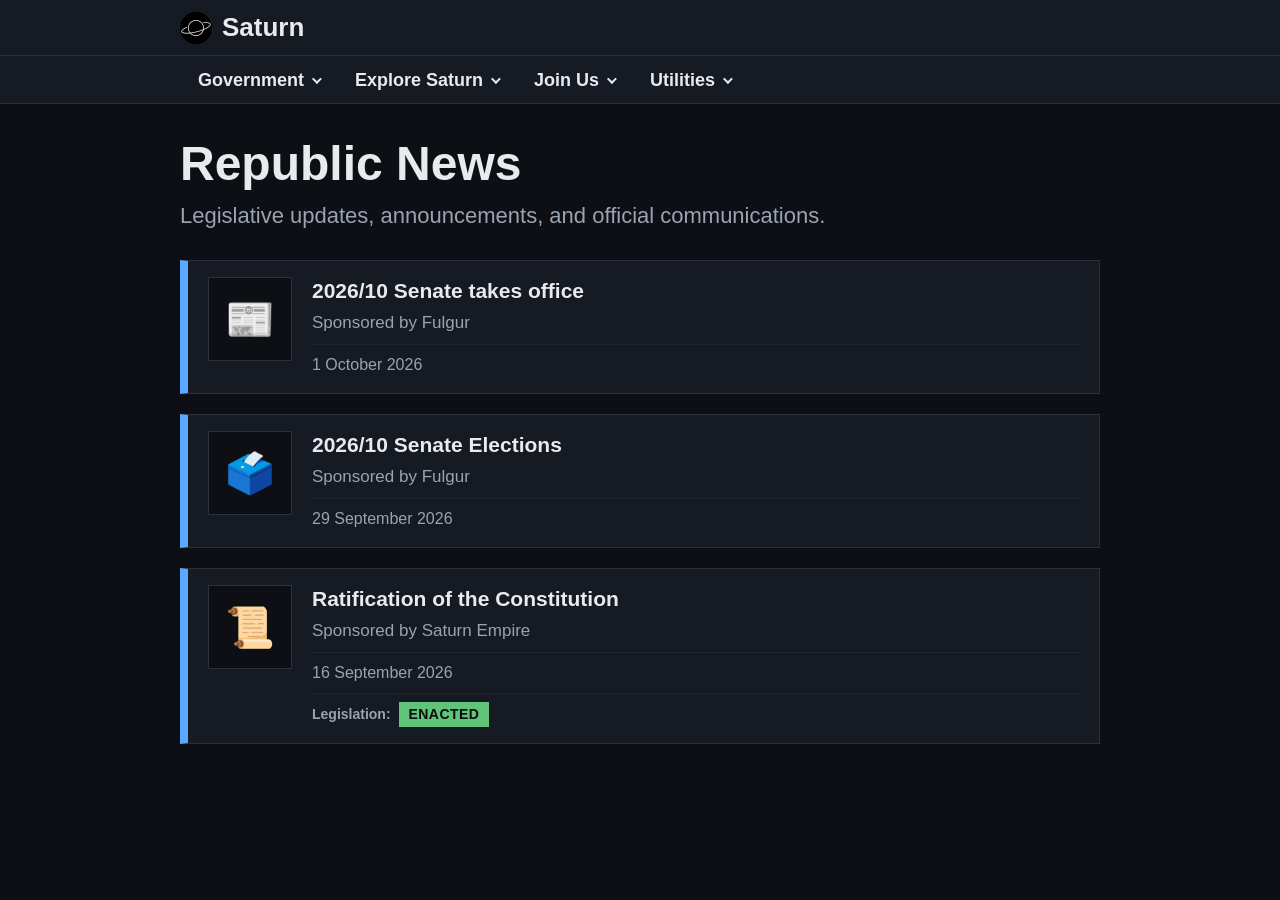
<file: news/index.html>
<!DOCTYPE html>
<html lang="en">
<head>
    <meta charset="utf-8">
    <meta name="viewport" content="width=device-width, initial-scale=1">
    <title>News - Republic of Saturn</title>
    <meta name="description" content="Latest news and announcements from the Republic of Saturn.">
    <link rel="stylesheet" href="/assets/css/styles.css">
</head>
<body>
    <a class="skip-link" href="#main-content">Skip to main content</a>

    <!-- Header bar with logo -->
    <header class="header" role="banner">
        <div class="header__container">
            <a href="/" class="header__logo">
                <img src="/assets/img/saturn-bg.png" alt="" width="32" height="32">
                <span>Saturn</span>
            </a>
            <button class="menu-toggle" id="menuToggle" aria-label="Open menu" aria-expanded="false" aria-controls="slideMenu">
                <span></span><span></span><span></span>
            </button>
        </div>
    </header>

    <!-- Slide-out menu (narrow screens) -->
    <div class="menu-overlay" id="menuOverlay"></div>
    <nav class="slide-menu" id="slideMenu" aria-label="Mobile navigation">
        <div class="slide-menu__header">
            <span>Menu</span>
            <button class="slide-menu__close" id="menuClose" aria-label="Close menu">&times;</button>
        </div>
        <details open>
            <summary>Government</summary>
            <ul>
                <li><a href="/">Home</a></li>
                <li><a href="/government/officials/">Officials</a></li>
                <li><a href="/news/">News</a></li>
                <li><a href="/laws/">Legislation</a></li>
            </ul>
        </details>
        <details>
            <summary>Explore Saturn</summary>
            <ul>
                <li><a href="/union/">The Republic</a></li>
                <li><a href="/history/">History</a></li>
            </ul>
        </details>
        <details>
            <summary>Join Us</summary>
            <ul>
                <li><a href="/guide/">New Player Guide</a></li>
                <li><a href="https://discord.gg/mj6fVxfEE" target="_blank" rel="noopener">Discord</a></li>
            </ul>
        </details>
        <details>
            <summary>Utilities</summary>
            <ul>
                <li><a href="https://6b6tdb.saturn.lat/">6b6tDB</a></li>
            </ul>
        </details>
    </nav>

    <!-- Navigation bar (wide screens) -->
    <nav class="navbar" aria-label="Main navigation">
        <div class="container">
            <ul class="navbar__list">
                <li class="navbar__item">
                    <button class="navbar__link" aria-haspopup="true">Government</button>
                    <ul class="navbar__dropdown">
                        <li><a href="/">Home</a></li>
                        <li><a href="/government/officials/">Officials</a></li>
                        <li><a href="/news/">News</a></li>
                        <li><a href="/laws/">Legislation</a></li>
                    </ul>
                </li>
                <li class="navbar__item">
                    <button class="navbar__link" aria-haspopup="true">Explore Saturn</button>
                    <ul class="navbar__dropdown">
                        <li><a href="/union/">The Republic</a></li>
                        <li><a href="/history/">History</a></li>
                    </ul>
                </li>
                <li class="navbar__item">
                    <button class="navbar__link" aria-haspopup="true">Join Us</button>
                    <ul class="navbar__dropdown">
                        <li><a href="/guide/">New Player Guide</a></li>
                        <li><a href="https://discord.gg/mj6fVxfEE" target="_blank" rel="noopener">Discord</a></li>
                    </ul>
                </li>
                <li class="navbar__item">
                    <button class="navbar__link" aria-haspopup="true">Utilities</button>
                    <ul class="navbar__dropdown">
                        <li><a href="https://6b6tdb.saturn.lat/">6b6tDB</a></li>
                    </ul>
                </li>
            </ul>
        </div>
    </nav>

    <div class="container">
        <main id="main-content" class="main main--page">

            <div class="page-header">
                <h1>Republic News</h1>
                <p>Legislative updates, announcements, and official communications.</p>
            </div>

            <div class="news-list">

                <a class="news-item" href="/news/2026-october-senate/">
                    <div class="news-item__icon" aria-hidden="true">📰</div>
                    <div class="news-item__body">
                        <div class="news-item__title">2026/10 Senate takes office</div>
                        <div class="news-item__excerpt">Sponsored by Fulgur</div>
                        <div class="news-item__date">1 October 2026</div>
                    </div>
                </a>

                <a class="news-item" href="/news/2026-october-elections/">
                    <div class="news-item__icon" aria-hidden="true">🗳️</div>
                    <div class="news-item__body">
                        <div class="news-item__title">2026/10 Senate Elections</div>
                        <div class="news-item__excerpt">Sponsored by Fulgur</div>
                        <div class="news-item__date">29 September 2026</div>
                    </div>
                </a>

                <a class="news-item" href="/news/ratification-of-the-constitution/">
                    <div class="news-item__icon" aria-hidden="true">📜</div>
                    <div class="news-item__body">
                        <div class="news-item__title">Ratification of the Constitution</div>
                        <div class="news-item__excerpt">Sponsored by Saturn Empire</div>
                        <div class="news-item__date">16 September 2026</div>
                        <div class="news-item__changes">
                            <span class="news-item__changes-label">Legislation:</span>
                            <strong class="tag tag--enacted">Enacted</strong>
                            <!-- <strong class="tag tag--amended">Amended</strong> -->
                        </div>
                    </div>
                </a>

            </div>

        </main>
    </div>

    <script>
        // Slide-out menu open/close
        (function () {
            var toggle = document.getElementById('menuToggle');
            var closeBtn = document.getElementById('menuClose');
            var menu = document.getElementById('slideMenu');
            var overlay = document.getElementById('menuOverlay');

            function open() {
                menu.classList.add('is-open');
                overlay.classList.add('is-visible');
                toggle.setAttribute('aria-expanded', 'true');
            }
            function close() {
                menu.classList.remove('is-open');
                overlay.classList.remove('is-visible');
                toggle.setAttribute('aria-expanded', 'false');
            }

            toggle.addEventListener('click', open);
            closeBtn.addEventListener('click', close);
            overlay.addEventListener('click', close);
            document.addEventListener('keydown', function (e) {
                if (e.key === 'Escape') close();
            });
        })();
    </script>
</body>
</html>
</file>
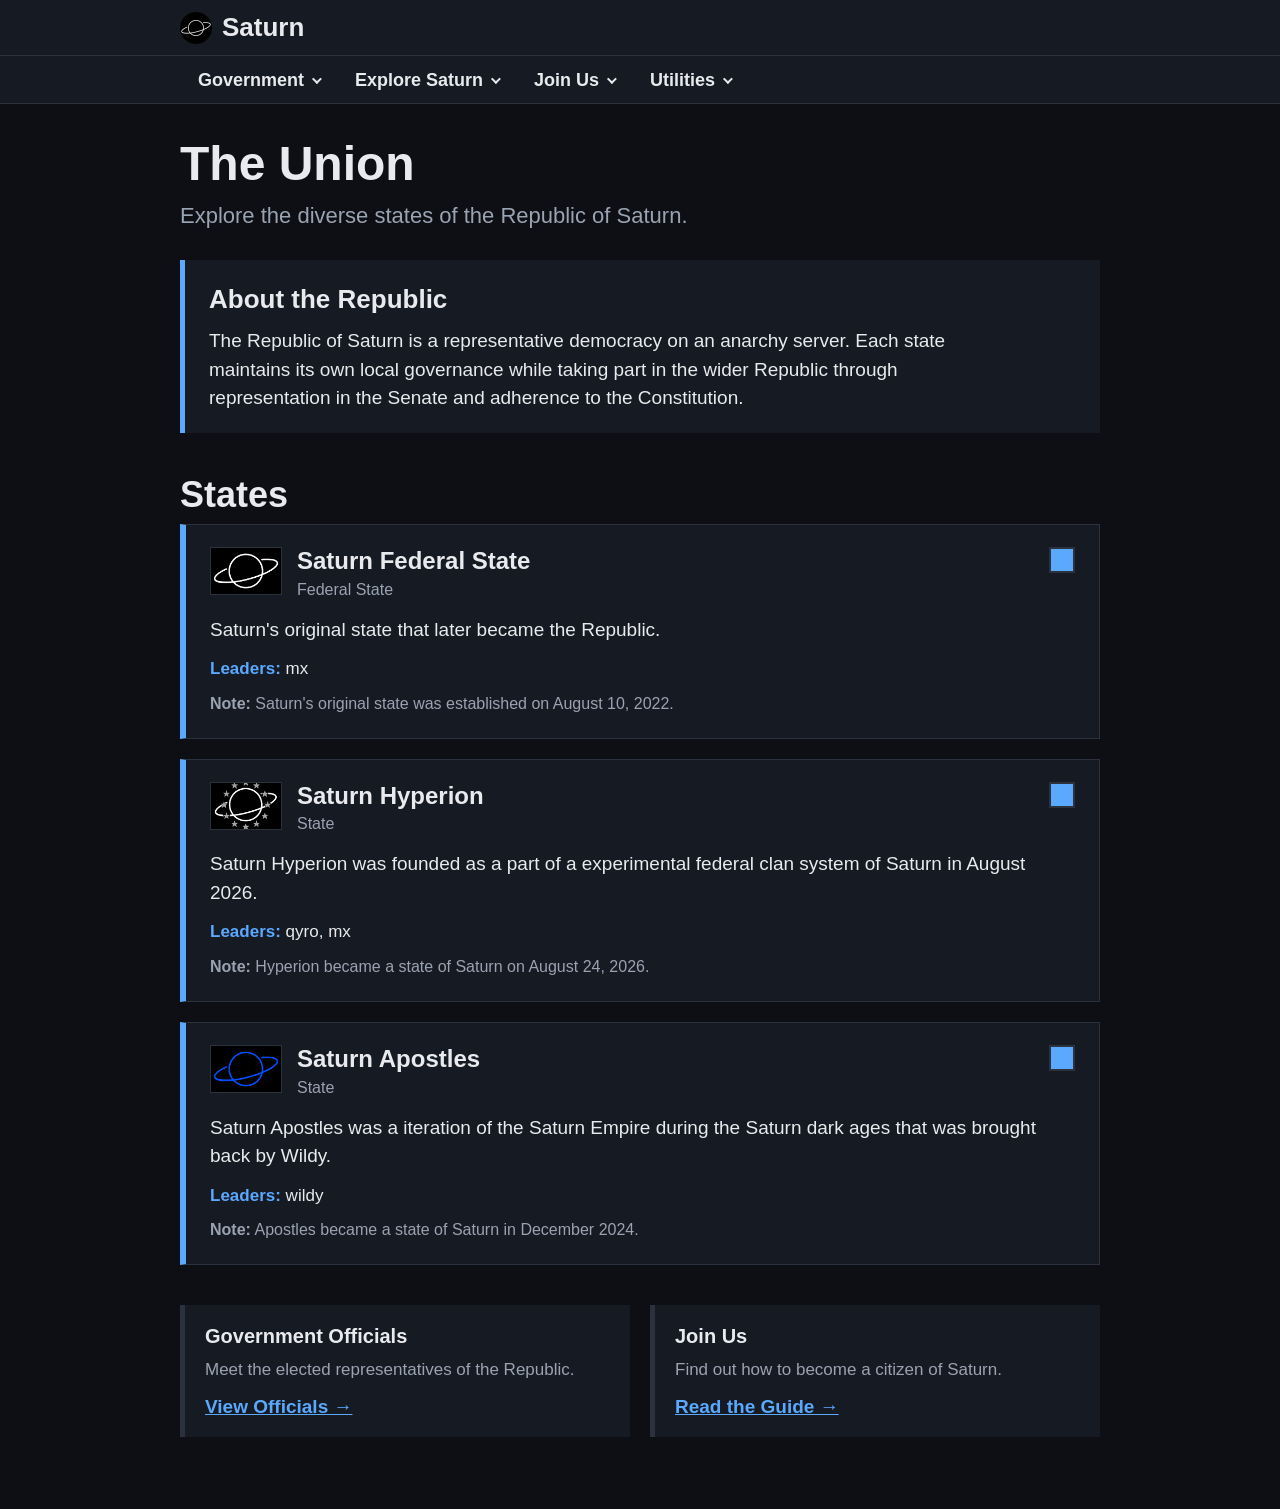
<file: union/index.html>
<!DOCTYPE html>
<html lang="en">
<head>
    <meta charset="utf-8">
    <meta name="viewport" content="width=device-width, initial-scale=1">
    <title>The Union - Republic of Saturn</title>
    <meta name="description" content="Explore the diverse states that make up the Republic of Saturn.">
    <link rel="stylesheet" href="/assets/css/styles.css">
</head>
<body>
    <a class="skip-link" href="#main-content">Skip to main content</a>

    <!-- Header bar with logo -->
    <header class="header" role="banner">
        <div class="header__container">
            <a href="/" class="header__logo">
                <img src="/assets/img/saturn-bg.png" alt="" width="32" height="32">
                <span>Saturn</span>
            </a>
            <button class="menu-toggle" id="menuToggle" aria-label="Open menu" aria-expanded="false" aria-controls="slideMenu">
                <span></span><span></span><span></span>
            </button>
        </div>
    </header>

    <!-- Slide-out menu (narrow screens) -->
    <div class="menu-overlay" id="menuOverlay"></div>
    <nav class="slide-menu" id="slideMenu" aria-label="Mobile navigation">
        <div class="slide-menu__header">
            <span>Menu</span>
            <button class="slide-menu__close" id="menuClose" aria-label="Close menu">&times;</button>
        </div>
        <details>
            <summary>Government</summary>
            <ul>
                <li><a href="/">Home</a></li>
                <li><a href="/government/officials/">Officials</a></li>
                <li><a href="/news/">News</a></li>
                <li><a href="/laws/">Legislation</a></li>
            </ul>
        </details>
        <details open>
            <summary>Explore Saturn</summary>
            <ul>
                <li><a href="/union/">The Republic</a></li>
                <li><a href="/history/">History</a></li>
            </ul>
        </details>
        <details>
            <summary>Join Us</summary>
            <ul>
                <li><a href="/guide/">New Player Guide</a></li>
                <li><a href="https://discord.gg/mj6fVxfEE" target="_blank" rel="noopener">Discord</a></li>
            </ul>
        </details>
        <details>
            <summary>Utilities</summary>
            <ul>
                <li><a href="https://6b6tdb.saturn.lat/">6b6tDB</a></li>
            </ul>
        </details>
    </nav>

    <!-- Navigation bar (wide screens) -->
    <nav class="navbar" aria-label="Main navigation">
        <div class="container">
            <ul class="navbar__list">
                <li class="navbar__item">
                    <button class="navbar__link" aria-haspopup="true">Government</button>
                    <ul class="navbar__dropdown">
                        <li><a href="/">Home</a></li>
                        <li><a href="/government/officials/">Officials</a></li>
                        <li><a href="/news/">News</a></li>
                        <li><a href="/laws/">Legislation</a></li>
                    </ul>
                </li>
                <li class="navbar__item">
                    <button class="navbar__link" aria-haspopup="true">Explore Saturn</button>
                    <ul class="navbar__dropdown">
                        <li><a href="/union/">The Republic</a></li>
                        <li><a href="/history/">History</a></li>
                    </ul>
                </li>
                <li class="navbar__item">
                    <button class="navbar__link" aria-haspopup="true">Join Us</button>
                    <ul class="navbar__dropdown">
                        <li><a href="/guide/">New Player Guide</a></li>
                        <li><a href="https://discord.gg/mj6fVxfEE" target="_blank" rel="noopener">Discord</a></li>
                    </ul>
                </li>
                <li class="navbar__item">
                    <button class="navbar__link" aria-haspopup="true">Utilities</button>
                    <ul class="navbar__dropdown">
                        <li><a href="https://6b6tdb.saturn.lat/">6b6tDB</a></li>
                    </ul>
                </li>
            </ul>
        </div>
    </nav>

    <div class="container">
        <main id="main-content" class="main main--page">

            <div class="page-header">
                <h1>The Union</h1>
                <p>Explore the diverse states of the Republic of Saturn.</p>
            </div>

            <div class="union-info">
                <h2>About the Republic</h2>
                <p>
                    The Republic of Saturn is a representative democracy on an anarchy server.
                    Each state maintains its own local governance while taking part in the wider Republic
                    through representation in the Senate and adherence to the Constitution.
                </p>
            </div>

            <h2 class="section-title">States</h2>

            <div class="state-list">

                <article class="state-card" style="--state-color: #5aa9ff;">
                    <div class="state-card__top">
                        <div class="state-card__id">
                            <div class="flag-box">
                                <img src="/assets/img/Saturn-logo.png" alt="Flag of Saturn" class="state-flag"
                                     onerror="this.style.display='none'; this.nextElementSibling.style.display='flex';">
                                <span class="flag-box__fallback">No flag</span>
                            </div>
                            <div>
                                <h3 class="state-name">Saturn Federal State</h3>
                                <p class="state-type">Federal State</p>
                            </div>
                        </div>
                        <span class="color-indicator" aria-hidden="true"></span>
                    </div>
                    <p class="state-description">
                        Saturn's original state that later became the Republic.
                    </p>
                    <div class="state-meta">
                        <strong>Leaders:</strong> <span>mx</span>
                    </div>
                    <p class="state-note"><strong>Note:</strong> Saturn's original state was established on August 10, 2022.</p>
                </article>

                <article class="state-card" style="--state-color: #5aa9ff;">
                    <div class="state-card__top">
                        <div class="state-card__id">
                            <div class="flag-box">
                                <img src="/assets/img/hyperion.png" alt="Flag of Saturn Hyperion" class="state-flag"
                                     onerror="this.style.display='none'; this.nextElementSibling.style.display='flex';">
                                <span class="flag-box__fallback">No flag</span>
                            </div>
                            <div>
                                <h3 class="state-name">Saturn Hyperion</h3>
                                <p class="state-type">State</p>
                            </div>
                        </div>
                        <span class="color-indicator" aria-hidden="true"></span>
                    </div>
                    <p class="state-description">
                        Saturn Hyperion was founded as a part of a experimental federal clan system of Saturn in August 2026.
                    </p>
                    <div class="state-meta">
                        <strong>Leaders:</strong> <span>qyro, mx</span>
                    </div>
                    <p class="state-note"><strong>Note:</strong> Hyperion became a state of Saturn on August 24, 2026.</p>
                </article>

                 <article class="state-card" style="--state-color: #5aa9ff;">
                    <div class="state-card__top">
                        <div class="state-card__id">
                            <div class="flag-box">
                                <img src="/assets/img/apostles.png" alt="Flag of Saturn Apostles" class="state-flag"
                                     onerror="this.style.display='none'; this.nextElementSibling.style.display='flex';">
                                <span class="flag-box__fallback">No flag</span>
                            </div>
                            <div>
                                <h3 class="state-name">Saturn Apostles</h3>
                                <p class="state-type">State</p>
                            </div>
                        </div>
                        <span class="color-indicator" aria-hidden="true"></span>
                    </div>
                    <p class="state-description">
                        Saturn Apostles was a iteration of the Saturn Empire during the Saturn dark ages that was brought back by Wildy.
                    </p>
                    <div class="state-meta">
                        <strong>Leaders:</strong> <span>wildy</span>
                    </div>
                    <p class="state-note"><strong>Note:</strong> Apostles became a state of Saturn in December 2024.</p>
                </article>

            </div>

            <div class="inset-row">
                <div class="inset-box">
                    <h3>Government Officials</h3>
                    <p>Meet the elected representatives of the Republic.</p>
                    <a href="/government/officials/">View Officials →</a>
                </div>
                <div class="inset-box">
                    <h3>Join Us</h3>
                    <p>Find out how to become a citizen of Saturn.</p>
                    <a href="/guide/">Read the Guide →</a>
                </div>
            </div>

        </main>
    </div>

    <script>
        // Slide-out menu open/close
        (function () {
            var toggle = document.getElementById('menuToggle');
            var closeBtn = document.getElementById('menuClose');
            var menu = document.getElementById('slideMenu');
            var overlay = document.getElementById('menuOverlay');

            function open() {
                menu.classList.add('is-open');
                overlay.classList.add('is-visible');
                toggle.setAttribute('aria-expanded', 'true');
            }
            function close() {
                menu.classList.remove('is-open');
                overlay.classList.remove('is-visible');
                toggle.setAttribute('aria-expanded', 'false');
            }

            toggle.addEventListener('click', open);
            closeBtn.addEventListener('click', close);
            overlay.addEventListener('click', close);
            document.addEventListener('keydown', function (e) {
                if (e.key === 'Escape') close();
            });
        })();
    </script>
</body>
</html>
</file>
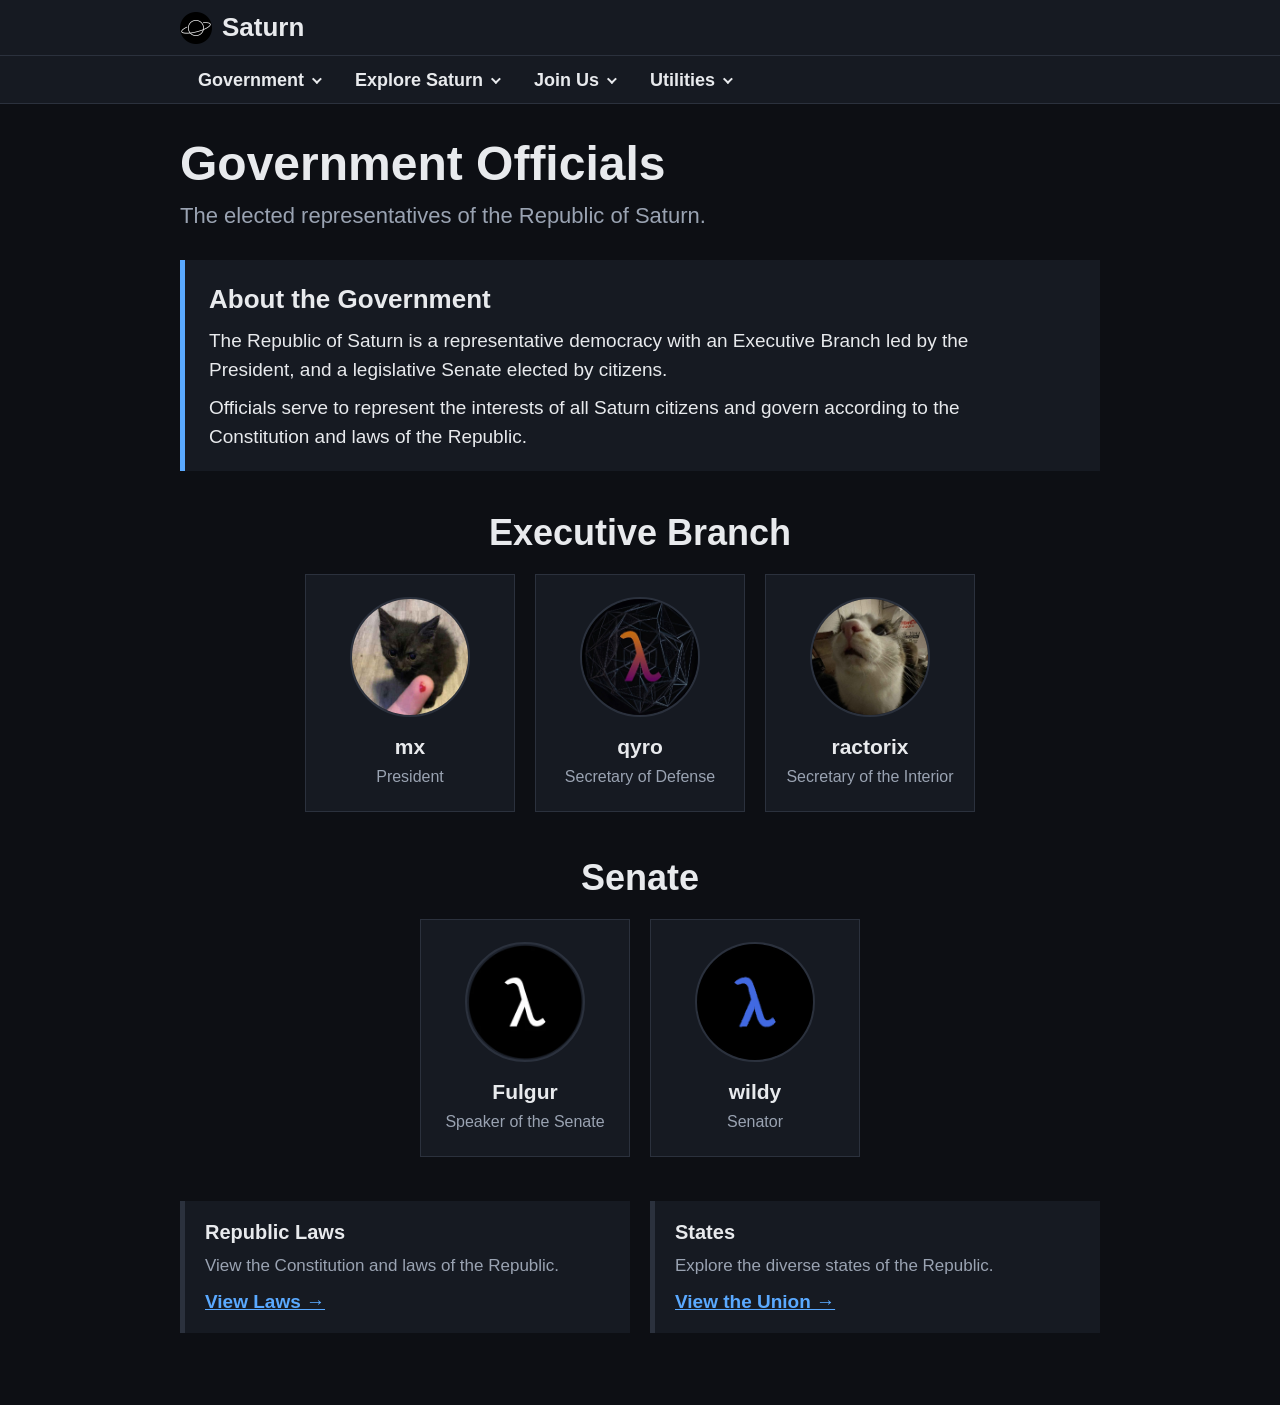
<file: government/officials/index.html>
<!DOCTYPE html>
<html lang="en">
<head>
    <meta charset="utf-8">
    <meta name="viewport" content="width=device-width, initial-scale=1">
    <title>Government Officials - Republic of Saturn</title>
    <meta name="description" content="Meet the elected officials of the Republic of Saturn.">
    <link rel="stylesheet" href="/assets/css/styles.css">
</head>
<body>
    <a class="skip-link" href="#main-content">Skip to main content</a>

    <!-- Header bar with logo -->
    <header class="header" role="banner">
        <div class="header__container">
            <a href="/" class="header__logo">
                <img src="/assets/img/saturn-bg.png" alt="" width="32" height="32">
                <span>Saturn</span>
            </a>
            <button class="menu-toggle" id="menuToggle" aria-label="Open menu" aria-expanded="false" aria-controls="slideMenu">
                <span></span><span></span><span></span>
            </button>
        </div>
    </header>

    <!-- Slide-out menu (narrow screens) -->
    <div class="menu-overlay" id="menuOverlay"></div>
    <nav class="slide-menu" id="slideMenu" aria-label="Mobile navigation">
        <div class="slide-menu__header">
            <span>Menu</span>
            <button class="slide-menu__close" id="menuClose" aria-label="Close menu">&times;</button>
        </div>
        <details open>
            <summary>Government</summary>
            <ul>
                <li><a href="/">Home</a></li>
                <li><a href="/government/officials/">Officials</a></li>
                <li><a href="/news/">News</a></li>
                <li><a href="/laws/">Legislation</a></li>
            </ul>
        </details>
        <details>
            <summary>Explore Saturn</summary>
            <ul>
                <li><a href="/union/">The Republic</a></li>
                <li><a href="/history/">History</a></li>
            </ul>
        </details>
        <details>
            <summary>Join Us</summary>
            <ul>
                <li><a href="/guide/">New Player Guide</a></li>
                <li><a href="https://discord.gg/mj6fVxfEE" target="_blank" rel="noopener">Discord</a></li>
            </ul>
        </details>
        <details>
            <summary>Utilities</summary>
            <ul>
                <li><a href="https://6b6tdb.saturn.lat/">6b6tDB</a></li>
            </ul>
        </details>
    </nav>

    <!-- Navigation bar (wide screens) -->
    <nav class="navbar" aria-label="Main navigation">
        <div class="container">
            <ul class="navbar__list">
                <li class="navbar__item">
                    <button class="navbar__link" aria-haspopup="true">Government</button>
                    <ul class="navbar__dropdown">
                        <li><a href="/">Home</a></li>
                        <li><a href="/government/officials/">Officials</a></li>
                        <li><a href="/news/">News</a></li>
                        <li><a href="/laws/">Legislation</a></li>
                    </ul>
                </li>
                <li class="navbar__item">
                    <button class="navbar__link" aria-haspopup="true">Explore Saturn</button>
                    <ul class="navbar__dropdown">
                        <li><a href="/union/">The Republic</a></li>
                        <li><a href="/history/">History</a></li>
                    </ul>
                </li>
                <li class="navbar__item">
                    <button class="navbar__link" aria-haspopup="true">Join Us</button>
                    <ul class="navbar__dropdown">
                        <li><a href="/guide/">New Player Guide</a></li>
                        <li><a href="https://discord.gg/mj6fVxfEE" target="_blank" rel="noopener">Discord</a></li>
                    </ul>
                </li>
                <li class="navbar__item">
                    <button class="navbar__link" aria-haspopup="true">Utilities</button>
                    <ul class="navbar__dropdown">
                        <li><a href="https://6b6tdb.saturn.lat/">6b6tDB</a></li>
                    </ul>
                </li>
            </ul>
        </div>
    </nav>

    <div class="container">
        <main id="main-content" class="main main--page">

            <div class="page-header">
                <h1>Government Officials</h1>
                <p>The elected representatives of the Republic of Saturn.</p>
            </div>

            <div class="union-info">
                <h2>About the Government</h2>
                <p>
                    The Republic of Saturn is a representative democracy with an Executive Branch led by the
                    President, and a legislative Senate elected by citizens.
                </p>
                <p>
                    Officials serve to represent the interests of all Saturn citizens and govern according to the
                    Constitution and laws of the Republic.
                </p>
            </div>

            <div class="officials">

                <h2 class="section-title">Executive Branch</h2>
                <div class="officials-grid">

                    <div class="official-card">
                        <img src="/assets/img/officials/mx.png" class="official-pfp" width="120" height="120" alt="mx">
                        <span class="official-name">mx</span>
                        <span class="official-title">President</span>
                    </div>

                    <div class="official-card">
                        <img src="/assets/img/officials/qyro.png" class="official-pfp" width="120" height="120" alt="qyro">
                        <span class="official-name">qyro</span>
                        <span class="official-title">Secretary of Defense</span>
                    </div>

                    <div class="official-card">
                        <img src="/assets/img/officials/ractorix.png" class="official-pfp" width="120" height="120" alt="ractorix">
                        <span class="official-name">ractorix</span>
                        <span class="official-title">Secretary of the Interior</span>
                    </div>

                </div>

                <h2 class="section-title">Senate</h2>
                <div class="officials-grid">

                    <div class="official-card">
                        <img src="/assets/img/officials/fulgur.png" class="official-pfp" width="120" height="120" alt="fulgur">
                        <span class="official-name">Fulgur</span>
                        <span class="official-title">Speaker of the Senate</span>
                    </div>

                    <div class="official-card">
                        <img src="/assets/img/officials/wildy.png" class="official-pfp" width="120" height="120" alt="wildy">
                        <span class="official-name">wildy</span>
                        <span class="official-title">Senator</span>
                    </div>

                </div>
            </div>

            <div class="inset-row">
                <div class="inset-box">
                    <h3>Republic Laws</h3>
                    <p>View the Constitution and laws of the Republic.</p>
                    <a href="/laws/">View Laws →</a>
                </div>
                <div class="inset-box">
                    <h3>States</h3>
                    <p>Explore the diverse states of the Republic.</p>
                    <a href="/union/">View the Union →</a>
                </div>
            </div>

        </main>
    </div>

    <script>
        // Slide-out menu open/close
        (function () {
            var toggle = document.getElementById('menuToggle');
            var closeBtn = document.getElementById('menuClose');
            var menu = document.getElementById('slideMenu');
            var overlay = document.getElementById('menuOverlay');

            function open() {
                menu.classList.add('is-open');
                overlay.classList.add('is-visible');
                toggle.setAttribute('aria-expanded', 'true');
            }
            function close() {
                menu.classList.remove('is-open');
                overlay.classList.remove('is-visible');
                toggle.setAttribute('aria-expanded', 'false');
            }

            toggle.addEventListener('click', open);
            closeBtn.addEventListener('click', close);
            overlay.addEventListener('click', close);
            document.addEventListener('keydown', function (e) {
                if (e.key === 'Escape') close();
            });
        })();
    </script>
</body>
</html>
</file>
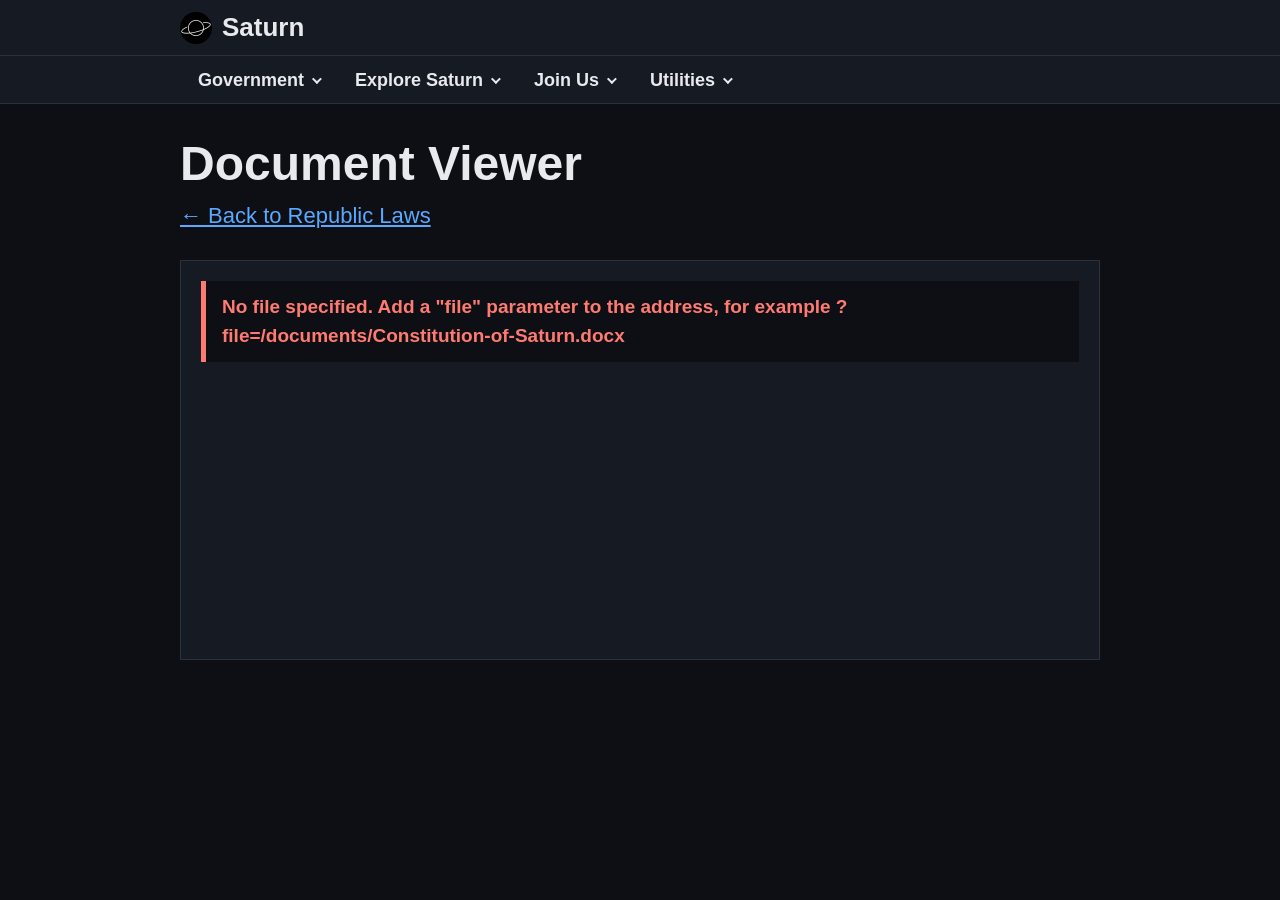
<file: laws/viewer/index.html>
<!DOCTYPE html>
<html lang="en">
<head>
    <meta charset="utf-8">
    <meta name="viewport" content="width=device-width, initial-scale=1">
    <title>Document Viewer - Republic of Saturn</title>
    <meta name="description" content="View laws, treaties and other official documents of the Republic of Saturn.">
    <link rel="stylesheet" href="/assets/css/styles.css">
</head>
<body>
    <a class="skip-link" href="#main-content">Skip to main content</a>

    <!-- Header bar with logo -->
    <header class="header" role="banner">
        <div class="header__container">
            <a href="/" class="header__logo">
                <img src="/assets/img/saturn-bg.png" alt="" width="32" height="32">
                <span>Saturn</span>
            </a>
            <button class="menu-toggle" id="menuToggle" aria-label="Open menu" aria-expanded="false" aria-controls="slideMenu">
                <span></span><span></span><span></span>
            </button>
        </div>
    </header>

    <!-- Slide-out menu (narrow screens) -->
    <div class="menu-overlay" id="menuOverlay"></div>
    <nav class="slide-menu" id="slideMenu" aria-label="Mobile navigation">
        <div class="slide-menu__header">
            <span>Menu</span>
            <button class="slide-menu__close" id="menuClose" aria-label="Close menu">&times;</button>
        </div>
        <details open>
            <summary>Government</summary>
            <ul>
                <li><a href="/">Home</a></li>
                <li><a href="/government/officials/">Officials</a></li>
                <li><a href="/news/">News</a></li>
                <li><a href="/laws/">Legislation</a></li>
            </ul>
        </details>
        <details>
            <summary>Explore Saturn</summary>
            <ul>
                <li><a href="/union/">The Republic</a></li>
                <li><a href="/history/">History</a></li>
            </ul>
        </details>
        <details>
            <summary>Join Us</summary>
            <ul>
                <li><a href="/guide/">New Player Guide</a></li>
                <li><a href="https://discord.gg/mj6fVxfEE" target="_blank" rel="noopener">Discord</a></li>
            </ul>
        </details>
        <details>
            <summary>Utilities</summary>
            <ul>
                <li><a href="https://6b6tdb.saturn.lat/">6b6tDB</a></li>
            </ul>
        </details>
    </nav>

    <!-- Navigation bar (wide screens) -->
    <nav class="navbar" aria-label="Main navigation">
        <div class="container">
            <ul class="navbar__list">
                <li class="navbar__item">
                    <button class="navbar__link" aria-haspopup="true">Government</button>
                    <ul class="navbar__dropdown">
                        <li><a href="/">Home</a></li>
                        <li><a href="/government/officials/">Officials</a></li>
                        <li><a href="/news/">News</a></li>
                        <li><a href="/laws/">Legislation</a></li>
                    </ul>
                </li>
                <li class="navbar__item">
                    <button class="navbar__link" aria-haspopup="true">Explore Saturn</button>
                    <ul class="navbar__dropdown">
                        <li><a href="/union/">The Republic</a></li>
                        <li><a href="/history/">History</a></li>
                    </ul>
                </li>
                <li class="navbar__item">
                    <button class="navbar__link" aria-haspopup="true">Join Us</button>
                    <ul class="navbar__dropdown">
                        <li><a href="/guide/">New Player Guide</a></li>
                        <li><a href="https://discord.gg/mj6fVxfEE" target="_blank" rel="noopener">Discord</a></li>
                    </ul>
                </li>
                <li class="navbar__item">
                    <button class="navbar__link" aria-haspopup="true">Utilities</button>
                    <ul class="navbar__dropdown">
                        <li><a href="https://6b6tdb.saturn.lat/">6b6tDB</a></li>
                    </ul>
                </li>
            </ul>
        </div>
    </nav>

    <div class="container">
        <main id="main-content" class="main main--page">

            <div class="page-header">
                <h1>Document Viewer</h1>
                <p><a href="/laws/">← Back to Republic Laws</a></p>
            </div>

            <div id="viewer-container" class="viewer-container">
                <div id="loading-message" class="viewer-message">Loading document...</div>
                <div id="error-message" class="viewer-error" role="alert" style="display: none;"></div>

                <!-- Viewer toggle controls -->
                <div id="viewer-controls" class="viewer-controls" style="display: none;">
                    <button class="viewer-toggle active" data-viewer="google" type="button">Google Viewer</button>
                    <button class="viewer-toggle" data-viewer="office" type="button">Office Viewer</button>
                </div>

                <!-- Local renderer -->
                <div id="docx-container" style="display: none;"></div>

                <!-- Online viewer -->
                <iframe id="doc-iframe" title="Document Viewer" width="100%" height="800" frameborder="0" allowfullscreen style="display: none;"></iframe>

                <div id="actions" class="viewer-actions" style="display: none;">
                    <a id="download-link" href="#" class="btn" target="_blank" rel="noopener">Download Document</a>
                    <a id="download-pdf-link" href="#" class="btn btn--secondary" target="_blank" rel="noopener" style="display: none;">Download PDF</a>
                </div>
            </div>

        </main>
    </div>

    <script>
        // Slide-out menu open/close
        (function () {
            var toggle = document.getElementById('menuToggle');
            var closeBtn = document.getElementById('menuClose');
            var menu = document.getElementById('slideMenu');
            var overlay = document.getElementById('menuOverlay');

            function open() {
                menu.classList.add('is-open');
                overlay.classList.add('is-visible');
                toggle.setAttribute('aria-expanded', 'true');
            }
            function close() {
                menu.classList.remove('is-open');
                overlay.classList.remove('is-visible');
                toggle.setAttribute('aria-expanded', 'false');
            }

            toggle.addEventListener('click', open);
            closeBtn.addEventListener('click', close);
            overlay.addEventListener('click', close);
            document.addEventListener('keydown', function (e) {
                if (e.key === 'Escape') close();
            });
        })();
    </script>

    <script>
        // Document viewer
        // Usage: /laws/viewer/?file=/documents/Constitution-of-Saturn.docx
        //        optional: &viewer=office   (default is google)
        (function () {
            var docxPreview = null;
            var jszipLoaded = false;

            function loadScript(src) {
                return new Promise(function (resolve, reject) {
                    var s = document.createElement('script');
                    s.src = src;
                    s.onload = resolve;
                    s.onerror = function () { reject(new Error('Failed to load ' + src)); };
                    document.head.appendChild(s);
                });
            }

            // docx-preview needs JSZip; both are loaded on demand, only when rendering locally
            async function loadDocxPreview() {
                if (docxPreview) return docxPreview;
                if (!jszipLoaded) {
                    await loadScript('https://cdn.jsdelivr.net/npm/jszip@3.10.1/dist/jszip.min.js');
                    if (!window.JSZip) throw new Error('JSZip loaded but not found on window');
                    jszipLoaded = true;
                }
                await loadScript('https://cdn.jsdelivr.net/npm/docx-preview@0.3.7/dist/docx-preview.min.js');
                if (!window.docx || !window.docx.renderAsync) throw new Error('docx-preview loaded but renderAsync not found');
                docxPreview = window.docx;
                return docxPreview;
            }

            function toAbsolute(path) {
                if (path.indexOf('/') === 0) return window.location.origin + path;
                if (path.indexOf('http') === 0) return path;
                return window.location.origin + '/' + path;
            }

            async function init() {
                var params = new URLSearchParams(window.location.search);
                var file = params.get('file');
                var currentViewer = params.get('viewer') || 'google';

                var iframe = document.getElementById('doc-iframe');
                var docxContainer = document.getElementById('docx-container');
                var loading = document.getElementById('loading-message');
                var errorBox = document.getElementById('error-message');
                var actions = document.getElementById('actions');
                var downloadLink = document.getElementById('download-link');
                var downloadPdfLink = document.getElementById('download-pdf-link');
                var controls = document.getElementById('viewer-controls');
                var toggles = document.querySelectorAll('.viewer-toggle');

                var isLocal = window.location.hostname === 'localhost' || window.location.hostname === '127.0.0.1';

                if (!file) {
                    loading.style.display = 'none';
                    errorBox.textContent = 'No file specified. Add a "file" parameter to the address, for example ?file=/documents/Constitution-of-Saturn.docx';
                    errorBox.style.display = 'block';
                    return;
                }

                var fileUrl = toAbsolute(file);
                downloadLink.href = fileUrl;
                actions.style.display = 'block';

                // If a PDF copy sits next to a .doc/.docx, offer it as a second download
                if (/\.(docx|doc)$/i.test(file)) {
                    var pdfUrl = toAbsolute(file.replace(/\.(docx|doc)$/i, '.pdf'));
                    fetch(pdfUrl, { method: 'HEAD' }).then(function (res) {
                        if (res.ok) {
                            downloadPdfLink.href = pdfUrl;
                            downloadPdfLink.style.display = '';
                        }
                    }).catch(function () { /* no PDF copy, ignore */ });
                }

                function showInIframe(viewer) {
                    var encoded = encodeURIComponent(fileUrl);
                    var src = viewer === 'office'
                        ? 'https://view.officeapps.live.com/op/embed.aspx?src=' + encoded
                        : 'https://docs.google.com/gview?url=' + encoded + '&embedded=true';

                    loading.style.display = 'block';
                    iframe.style.display = 'none';
                    iframe.src = src;
                    iframe.onload = function () {
                        loading.style.display = 'none';
                        iframe.style.display = 'block';
                    };
                    // Fallback in case the viewer never fires a load event
                    setTimeout(function () {
                        loading.style.display = 'none';
                        iframe.style.display = 'block';
                    }, 2000);
                }

                function setupToggles() {
                    toggles.forEach(function (btn) {
                        btn.classList.toggle('active', btn.getAttribute('data-viewer') === currentViewer);
                        btn.addEventListener('click', function () {
                            var next = btn.getAttribute('data-viewer');
                            if (!next || next === currentViewer) return;
                            currentViewer = next;
                            toggles.forEach(function (b) { b.classList.remove('active'); });
                            btn.classList.add('active');
                            showInIframe(next);
                        });
                    });
                }

                // Local development: render .docx files directly in the page
                if (isLocal && /\.docx$/i.test(file)) {
                    try {
                        var docx = await loadDocxPreview();
                        var res = await fetch(fileUrl);
                        if (!res.ok) throw new Error('Failed to fetch document: ' + res.status);
                        var blob = await res.blob();
                        await docx.renderAsync(blob, docxContainer, undefined, {
                            className: 'docx-preview',
                            inWrapper: true,
                            ignoreWidth: false,
                            ignoreHeight: false,
                            ignoreFonts: false,
                            breakPages: true,
                            useBase64URL: true,
                            renderHeaders: true,
                            renderFooters: true,
                            renderFootnotes: true,
                            renderEndnotes: true
                        });
                        loading.style.display = 'none';
                        docxContainer.style.display = 'block';
                    } catch (e) {
                        console.error('Error rendering docx:', e);
                        loading.style.display = 'none';
                        errorBox.textContent = 'Error loading document: ' + (e instanceof Error ? e.message : 'Unknown error') + '. Try downloading the file instead.';
                        errorBox.style.display = 'block';
                    }
                } else {
                    controls.style.display = 'flex';
                    setupToggles();
                    showInIframe(currentViewer);
                }
            }

            if (document.readyState === 'loading') {
                document.addEventListener('DOMContentLoaded', init);
            } else {
                init();
            }
        })();
    </script>
</body>
</html>
</file>
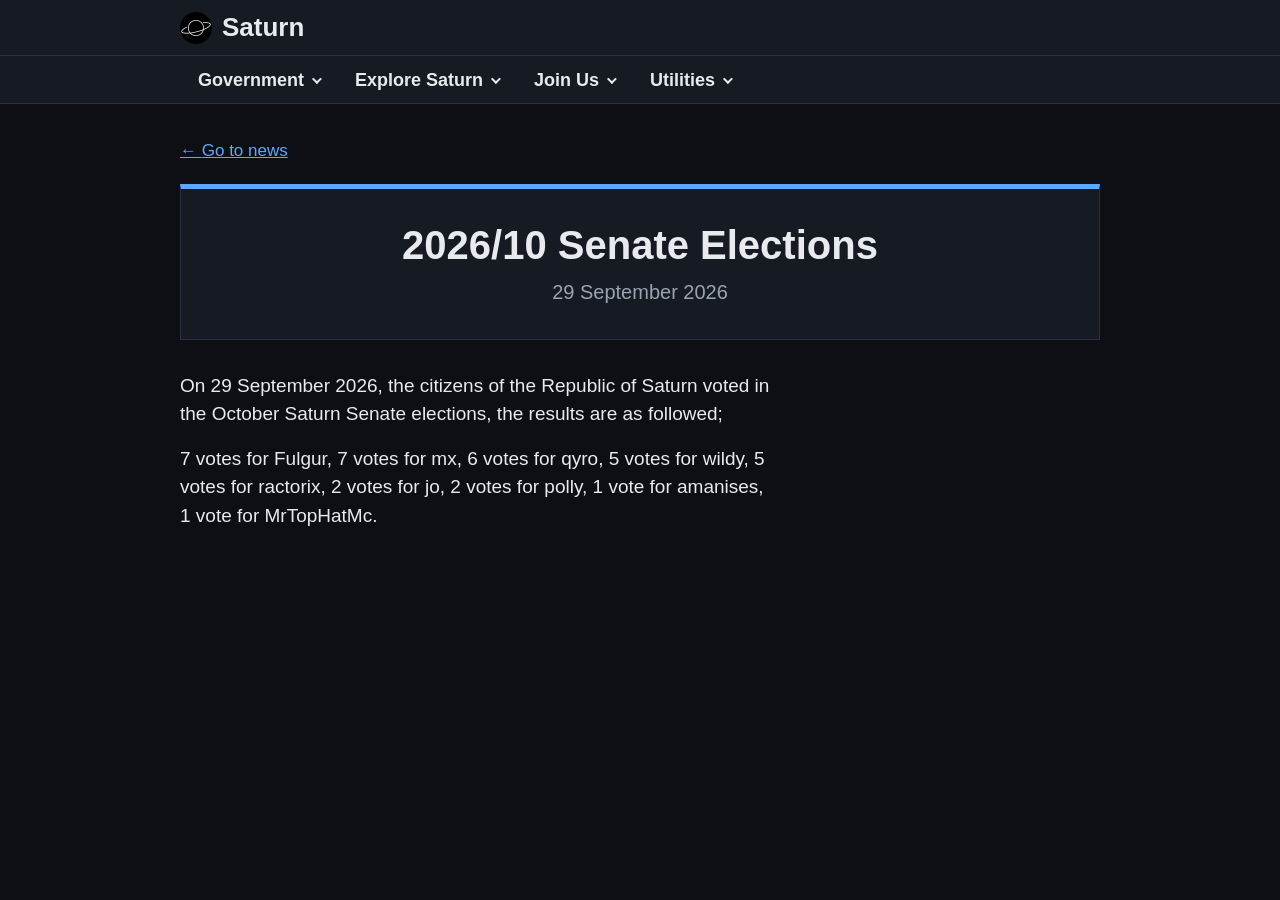
<file: news/2026-october-elections/index.html>
<!DOCTYPE html>
<html lang="en">
<head>
    <meta charset="utf-8">
    <meta name="viewport" content="width=device-width, initial-scale=1">

    <title>2026/10 Senate Elections - Republic of Saturn</title>
    <meta name="description" content="2026/10 Senate Elections, 29 September 2026.">
    <link rel="stylesheet" href="/assets/css/styles.css">
</head>
<body>
    <a class="skip-link" href="#main-content">Skip to main content</a>

    <!-- Header bar with logo -->
    <header class="header" role="banner">
        <div class="header__container">
            <a href="/" class="header__logo">
                <img src="/assets/img/saturn-bg.png" alt="" width="32" height="32">
                <span>Saturn</span>
            </a>
            <button class="menu-toggle" id="menuToggle" aria-label="Open menu" aria-expanded="false" aria-controls="slideMenu">
                <span></span><span></span><span></span>
            </button>
        </div>
    </header>

    <!-- Slide-out menu (narrow screens) -->
    <div class="menu-overlay" id="menuOverlay"></div>
    <nav class="slide-menu" id="slideMenu" aria-label="Mobile navigation">
        <div class="slide-menu__header">
            <span>Menu</span>
            <button class="slide-menu__close" id="menuClose" aria-label="Close menu">&times;</button>
        </div>
        <details open>
            <summary>Government</summary>
            <ul>
                <li><a href="/">Home</a></li>
                <li><a href="/government/officials/">Officials</a></li>
                <li><a href="/news/">News</a></li>
                <li><a href="/laws/">Legislation</a></li>
            </ul>
        </details>
        <details>
            <summary>Explore Saturn</summary>
            <ul>
                <li><a href="/union/">The Republic</a></li>
                <li><a href="/history/">History</a></li>
            </ul>
        </details>
        <details>
            <summary>Join Us</summary>
            <ul>
                <li><a href="/guide/">New Player Guide</a></li>
                <li><a href="https://discord.gg/mj6fVxfEE" target="_blank" rel="noopener">Discord</a></li>
            </ul>
        </details>
        <details>
            <summary>Utilities</summary>
            <ul>
                <li><a href="https://6b6tdb.saturn.lat/">6b6tDB</a></li>
            </ul>
        </details>
    </nav>

    <!-- Navigation bar (wide screens) -->
    <nav class="navbar" aria-label="Main navigation">
        <div class="container">
            <ul class="navbar__list">
                <li class="navbar__item">
                    <button class="navbar__link" aria-haspopup="true">Government</button>
                    <ul class="navbar__dropdown">
                        <li><a href="/">Home</a></li>
                        <li><a href="/government/officials/">Officials</a></li>
                        <li><a href="/news/">News</a></li>
                        <li><a href="/laws/">Legislation</a></li>
                    </ul>
                </li>
                <li class="navbar__item">
                    <button class="navbar__link" aria-haspopup="true">Explore Saturn</button>
                    <ul class="navbar__dropdown">
                        <li><a href="/union/">The Republic</a></li>
                        <li><a href="/history/">History</a></li>
                    </ul>
                </li>
                <li class="navbar__item">
                    <button class="navbar__link" aria-haspopup="true">Join Us</button>
                    <ul class="navbar__dropdown">
                        <li><a href="/guide/">New Player Guide</a></li>
                        <li><a href="https://discord.gg/mj6fVxfEE" target="_blank" rel="noopener">Discord</a></li>
                    </ul>
                </li>
                <li class="navbar__item">
                    <button class="navbar__link" aria-haspopup="true">Utilities</button>
                    <ul class="navbar__dropdown">
                        <li><a href="https://6b6tdb.saturn.lat/">6b6tDB</a></li>
                    </ul>
                </li>
            </ul>
        </div>
    </nav>

    <div class="container">
        <main id="main-content" class="main main--page">

            <a href="/news/" class="back-link">Go to news</a>

            <!-- Title and date -->
            <div class="article-panel">
                <h1>2026/10 Senate Elections</h1>
                <div class="article-panel__date">29 September 2026</div>
            </div>

            <div class="article-layout">

                <div class="article-main">

                    <div class="article-body">
                        <p>On 29 September 2026, the citizens of the Republic of Saturn voted in the October Saturn Senate elections, the results are as followed;</p>
                        <p>7 votes for Fulgur, 7 votes for mx, 6 votes for qyro, 5 votes for wildy, 5 votes for ractorix, 2 votes for jo, 2 votes for polly, 1 vote for amanises, 1 vote for MrTopHatMc.</p>
                    </div>

                </div>
            </div>

        </main>
    </div>

    <script>
        // Slide-out menu open/close
        (function () {
            var toggle = document.getElementById('menuToggle');
            var closeBtn = document.getElementById('menuClose');
            var menu = document.getElementById('slideMenu');
            var overlay = document.getElementById('menuOverlay');

            function open() {
                menu.classList.add('is-open');
                overlay.classList.add('is-visible');
                toggle.setAttribute('aria-expanded', 'true');
            }
            function close() {
                menu.classList.remove('is-open');
                overlay.classList.remove('is-visible');
                toggle.setAttribute('aria-expanded', 'false');
            }

            toggle.addEventListener('click', open);
            closeBtn.addEventListener('click', close);
            overlay.addEventListener('click', close);
            document.addEventListener('keydown', function (e) {
                if (e.key === 'Escape') close();
            });
        })();
    </script>
</body>
</html>
</file>
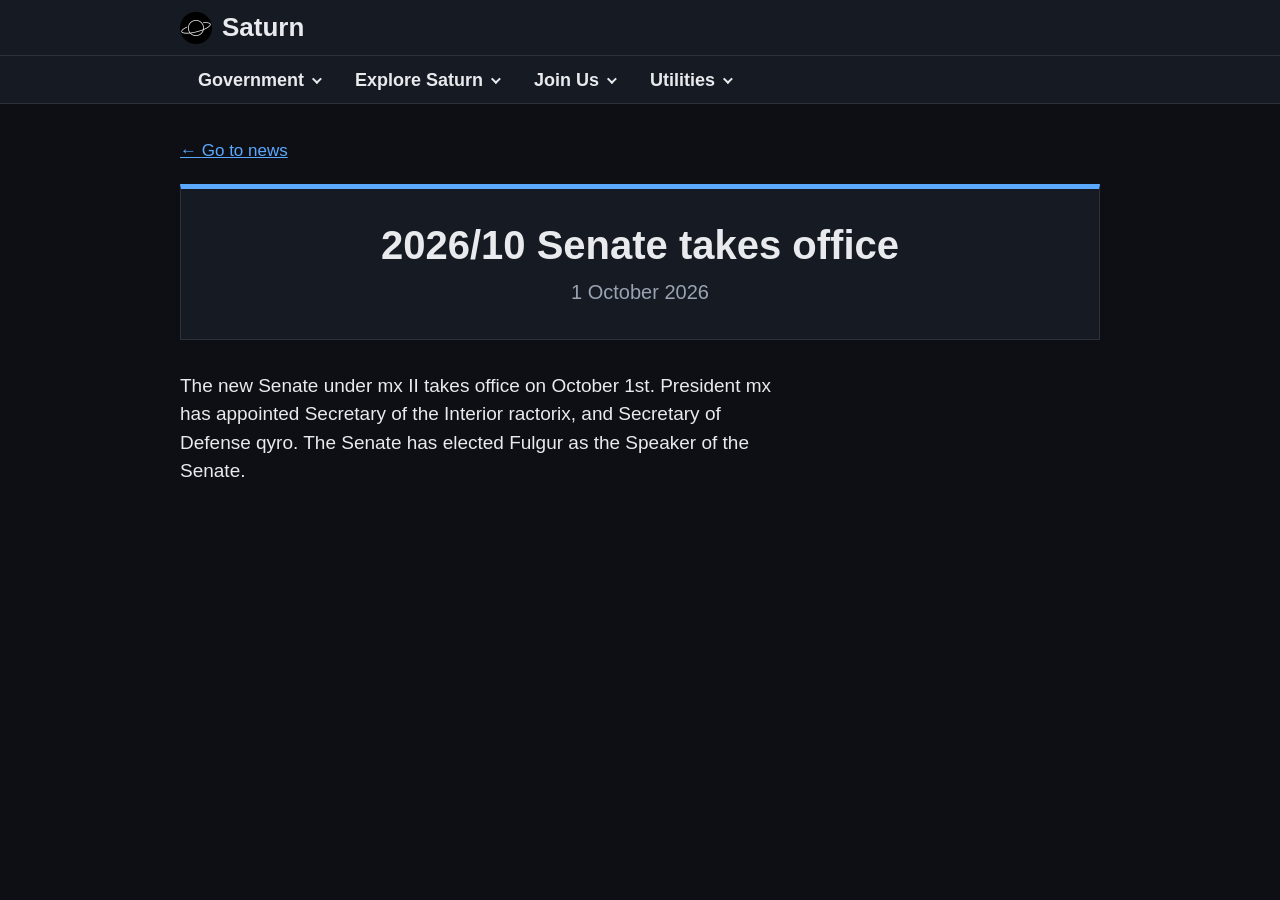
<file: news/2026-october-senate/index.html>
<!DOCTYPE html>
<html lang="en">
<head>
    <meta charset="utf-8">
    <meta name="viewport" content="width=device-width, initial-scale=1">

    <title>2026/10 Senate takes office - Republic of Saturn</title>
    <meta name="description" content="2026/10 Senate takes office, 1 October 2026.">
    <link rel="stylesheet" href="/assets/css/styles.css">
</head>
<body>
    <a class="skip-link" href="#main-content">Skip to main content</a>

    <!-- Header bar with logo -->
    <header class="header" role="banner">
        <div class="header__container">
            <a href="/" class="header__logo">
                <img src="/assets/img/saturn-bg.png" alt="" width="32" height="32">
                <span>Saturn</span>
            </a>
            <button class="menu-toggle" id="menuToggle" aria-label="Open menu" aria-expanded="false" aria-controls="slideMenu">
                <span></span><span></span><span></span>
            </button>
        </div>
    </header>

    <!-- Slide-out menu (narrow screens) -->
    <div class="menu-overlay" id="menuOverlay"></div>
    <nav class="slide-menu" id="slideMenu" aria-label="Mobile navigation">
        <div class="slide-menu__header">
            <span>Menu</span>
            <button class="slide-menu__close" id="menuClose" aria-label="Close menu">&times;</button>
        </div>
        <details open>
            <summary>Government</summary>
            <ul>
                <li><a href="/">Home</a></li>
                <li><a href="/government/officials/">Officials</a></li>
                <li><a href="/news/">News</a></li>
                <li><a href="/laws/">Legislation</a></li>
            </ul>
        </details>
        <details>
            <summary>Explore Saturn</summary>
            <ul>
                <li><a href="/union/">The Republic</a></li>
                <li><a href="/history/">History</a></li>
            </ul>
        </details>
        <details>
            <summary>Join Us</summary>
            <ul>
                <li><a href="/guide/">New Player Guide</a></li>
                <li><a href="https://discord.gg/mj6fVxfEE" target="_blank" rel="noopener">Discord</a></li>
            </ul>
        </details>
        <details>
            <summary>Utilities</summary>
            <ul>
                <li><a href="https://6b6tdb.saturn.lat/">6b6tDB</a></li>
            </ul>
        </details>
    </nav>

    <!-- Navigation bar (wide screens) -->
    <nav class="navbar" aria-label="Main navigation">
        <div class="container">
            <ul class="navbar__list">
                <li class="navbar__item">
                    <button class="navbar__link" aria-haspopup="true">Government</button>
                    <ul class="navbar__dropdown">
                        <li><a href="/">Home</a></li>
                        <li><a href="/government/officials/">Officials</a></li>
                        <li><a href="/news/">News</a></li>
                        <li><a href="/laws/">Legislation</a></li>
                    </ul>
                </li>
                <li class="navbar__item">
                    <button class="navbar__link" aria-haspopup="true">Explore Saturn</button>
                    <ul class="navbar__dropdown">
                        <li><a href="/union/">The Republic</a></li>
                        <li><a href="/history/">History</a></li>
                    </ul>
                </li>
                <li class="navbar__item">
                    <button class="navbar__link" aria-haspopup="true">Join Us</button>
                    <ul class="navbar__dropdown">
                        <li><a href="/guide/">New Player Guide</a></li>
                        <li><a href="https://discord.gg/mj6fVxfEE" target="_blank" rel="noopener">Discord</a></li>
                    </ul>
                </li>
                <li class="navbar__item">
                    <button class="navbar__link" aria-haspopup="true">Utilities</button>
                    <ul class="navbar__dropdown">
                        <li><a href="https://6b6tdb.saturn.lat/">6b6tDB</a></li>
                    </ul>
                </li>
            </ul>
        </div>
    </nav>

    <div class="container">
        <main id="main-content" class="main main--page">

            <a href="/news/" class="back-link">Go to news</a>

            <!-- Title and date -->
            <div class="article-panel">
                <h1>2026/10 Senate takes office</h1>
                <div class="article-panel__date">1 October 2026</div>
            </div>

            <div class="article-layout">

                <div class="article-main">

                    <div class="article-body">
                        <p>The new Senate under mx II takes office on October 1st. President mx has appointed Secretary of the Interior ractorix, and Secretary of Defense qyro. The Senate has elected Fulgur as the Speaker of the Senate.</p>
                    </div>

                </div>
            </div>

        </main>
    </div>

    <script>
        // Slide-out menu open/close
        (function () {
            var toggle = document.getElementById('menuToggle');
            var closeBtn = document.getElementById('menuClose');
            var menu = document.getElementById('slideMenu');
            var overlay = document.getElementById('menuOverlay');

            function open() {
                menu.classList.add('is-open');
                overlay.classList.add('is-visible');
                toggle.setAttribute('aria-expanded', 'true');
            }
            function close() {
                menu.classList.remove('is-open');
                overlay.classList.remove('is-visible');
                toggle.setAttribute('aria-expanded', 'false');
            }

            toggle.addEventListener('click', open);
            closeBtn.addEventListener('click', close);
            overlay.addEventListener('click', close);
            document.addEventListener('keydown', function (e) {
                if (e.key === 'Escape') close();
            });
        })();
    </script>
</body>
</html>
</file>
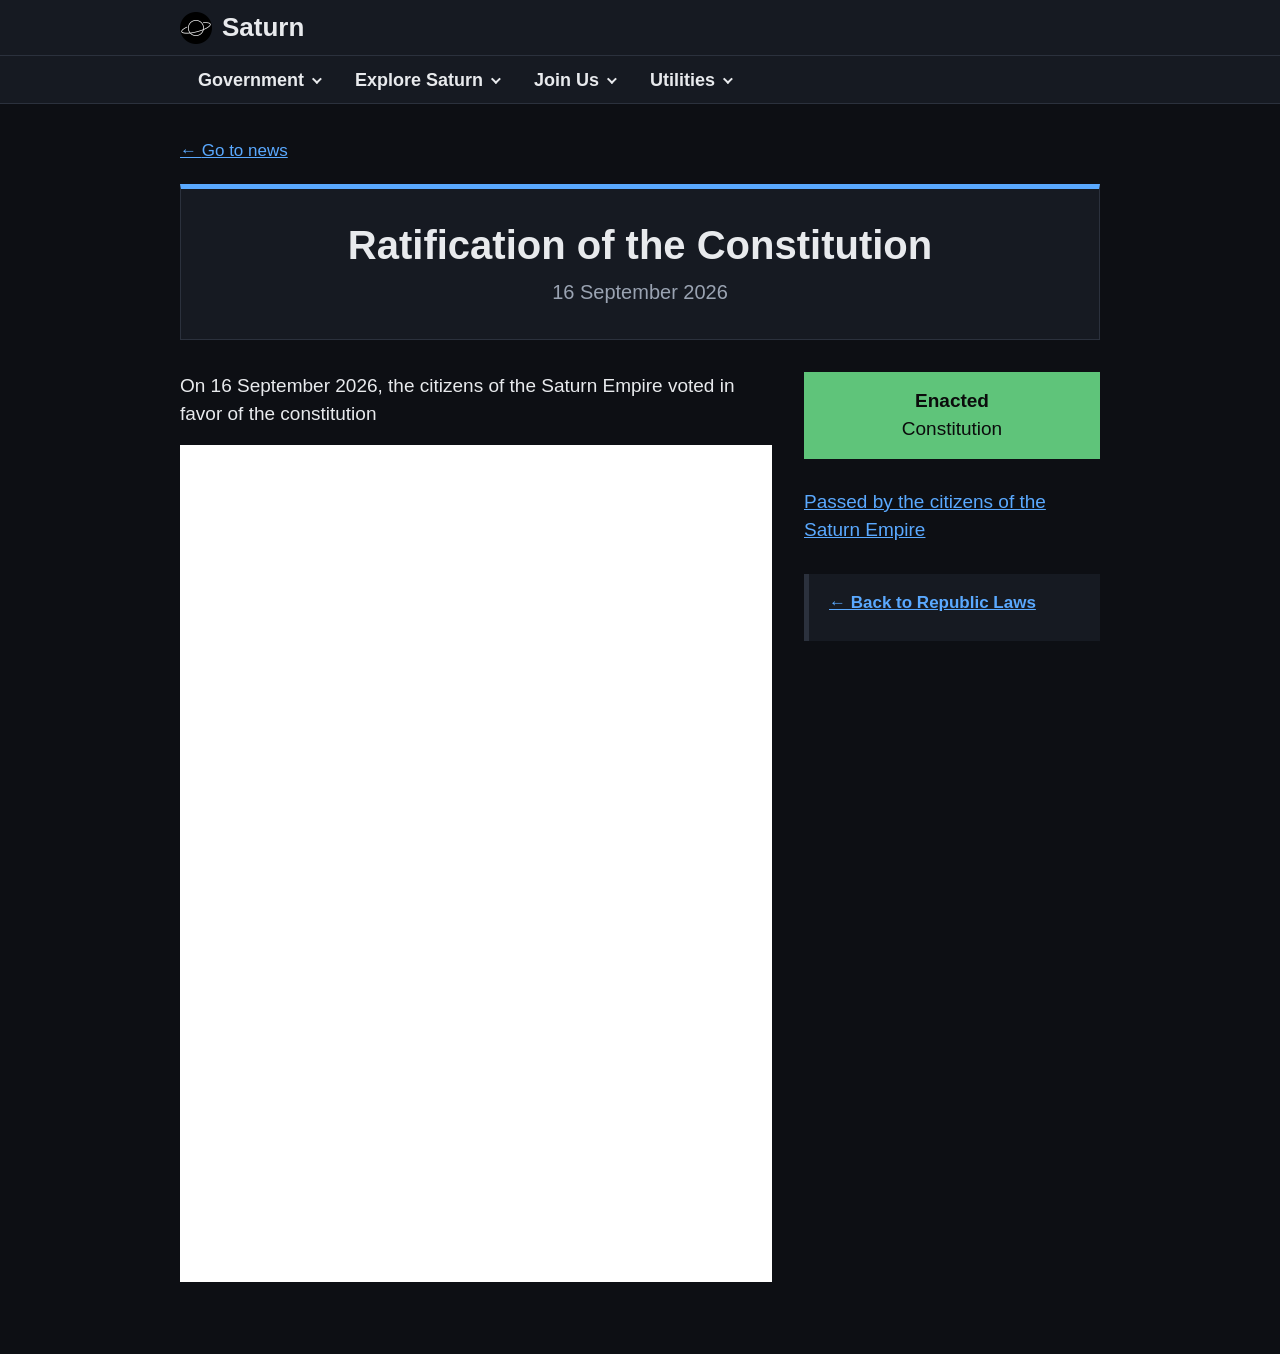
<file: news/ratification-of-the-constitution/index.html>
<!DOCTYPE html>
<html lang="en">
<head>
    <meta charset="utf-8">
    <meta name="viewport" content="width=device-width, initial-scale=1">

    <title>Ratification of the Constitution - Republic of Saturn</title>
    <meta name="description" content="Ratification of the Constitution, 16 September 2026.">
    <link rel="stylesheet" href="/assets/css/styles.css">
</head>
<body>
    <a class="skip-link" href="#main-content">Skip to main content</a>

    <!-- Header bar with logo -->
    <header class="header" role="banner">
        <div class="header__container">
            <a href="/" class="header__logo">
                <img src="/assets/img/saturn-bg.png" alt="" width="32" height="32">
                <span>Saturn</span>
            </a>
            <button class="menu-toggle" id="menuToggle" aria-label="Open menu" aria-expanded="false" aria-controls="slideMenu">
                <span></span><span></span><span></span>
            </button>
        </div>
    </header>

    <!-- Slide-out menu (narrow screens) -->
    <div class="menu-overlay" id="menuOverlay"></div>
    <nav class="slide-menu" id="slideMenu" aria-label="Mobile navigation">
        <div class="slide-menu__header">
            <span>Menu</span>
            <button class="slide-menu__close" id="menuClose" aria-label="Close menu">&times;</button>
        </div>
        <details open>
            <summary>Government</summary>
            <ul>
                <li><a href="/">Home</a></li>
                <li><a href="/government/officials/">Officials</a></li>
                <li><a href="/news/">News</a></li>
                <li><a href="/laws/">Legislation</a></li>
            </ul>
        </details>
        <details>
            <summary>Explore Saturn</summary>
            <ul>
                <li><a href="/union/">The Republic</a></li>
                <li><a href="/history/">History</a></li>
            </ul>
        </details>
        <details>
            <summary>Join Us</summary>
            <ul>
                <li><a href="/guide/">New Player Guide</a></li>
                <li><a href="https://discord.gg/mj6fVxfEE" target="_blank" rel="noopener">Discord</a></li>
            </ul>
        </details>
        <details>
            <summary>Utilities</summary>
            <ul>
                <li><a href="https://6b6tdb.saturn.lat/">6b6tDB</a></li>
            </ul>
        </details>
    </nav>

    <!-- Navigation bar (wide screens) -->
    <nav class="navbar" aria-label="Main navigation">
        <div class="container">
            <ul class="navbar__list">
                <li class="navbar__item">
                    <button class="navbar__link" aria-haspopup="true">Government</button>
                    <ul class="navbar__dropdown">
                        <li><a href="/">Home</a></li>
                        <li><a href="/government/officials/">Officials</a></li>
                        <li><a href="/news/">News</a></li>
                        <li><a href="/laws/">Legislation</a></li>
                    </ul>
                </li>
                <li class="navbar__item">
                    <button class="navbar__link" aria-haspopup="true">Explore Saturn</button>
                    <ul class="navbar__dropdown">
                        <li><a href="/union/">The Republic</a></li>
                        <li><a href="/history/">History</a></li>
                    </ul>
                </li>
                <li class="navbar__item">
                    <button class="navbar__link" aria-haspopup="true">Join Us</button>
                    <ul class="navbar__dropdown">
                        <li><a href="/guide/">New Player Guide</a></li>
                        <li><a href="https://discord.gg/mj6fVxfEE" target="_blank" rel="noopener">Discord</a></li>
                    </ul>
                </li>
                <li class="navbar__item">
                    <button class="navbar__link" aria-haspopup="true">Utilities</button>
                    <ul class="navbar__dropdown">
                        <li><a href="https://6b6tdb.saturn.lat/">6b6tDB</a></li>
                    </ul>
                </li>
            </ul>
        </div>
    </nav>

    <div class="container">
        <main id="main-content" class="main main--page">

            <a href="/news/" class="back-link">Go to news</a>

            <!-- Title and date -->
            <div class="article-panel">
                <h1>Ratification of the Constitution</h1>
                <div class="article-panel__date">16 September 2026</div>
            </div>

            <div class="article-layout">

                <div class="article-main">

                    <div class="article-body">
                        <p>On 16 September 2026, the citizens of the Saturn Empire voted in favor of the constitution</p>
                    </div>

                    <iframe class="article-doc" src="/documents/constitution.pdf" title="Ratification of the Constitution"></iframe>

                </div>

                <aside class="article-side">
                    <a class="law-change law-change--enacted" href="/laws/viewer/?file=/documents/constitution.pdf" target="_blank" rel="noopener">
                        <b>Enacted</b>
                        <span>Constitution</span>
                    </a>

                    <p><a href="https://discord.gg/mj6fVxfEE" target="_blank" rel="noopener">Passed by the citizens of the Saturn Empire</a></p>

                    <div class="inset-box">
                        <p><a href="/laws/">← Back to Republic Laws</a></p>
                    </div>

                </aside>
            </div>

        </main>
    </div>

    <script>
        // Slide-out menu open/close
        (function () {
            var toggle = document.getElementById('menuToggle');
            var closeBtn = document.getElementById('menuClose');
            var menu = document.getElementById('slideMenu');
            var overlay = document.getElementById('menuOverlay');

            function open() {
                menu.classList.add('is-open');
                overlay.classList.add('is-visible');
                toggle.setAttribute('aria-expanded', 'true');
            }
            function close() {
                menu.classList.remove('is-open');
                overlay.classList.remove('is-visible');
                toggle.setAttribute('aria-expanded', 'false');
            }

            toggle.addEventListener('click', open);
            closeBtn.addEventListener('click', close);
            overlay.addEventListener('click', close);
            document.addEventListener('keydown', function (e) {
                if (e.key === 'Escape') close();
            });
        })();
    </script>
</body>
</html>
</file>
<file: assets/css/styles.css>
:root{color-scheme:dark;--bg:#0d0f14;--text:#e8eaed;--muted:#9aa3b2;--brand:#5aa9ff;--brand-hover:#8cc2ff;--on-brand:#0b0c0c;--surface:#161a22;--surface-2:#1d222c;--line:#2b313d;--container:960px;--header-h:56px;--navbar-h:48px}
*,*::before,*::after{box-sizing:border-box}
html{scroll-behavior:smooth;scroll-padding-top:calc(var(--header-h) + var(--navbar-h) + 16px)}
body{margin:0;background:var(--bg);color:var(--text);font-family:"Helvetica Neue",Arial,sans-serif;font-size:19px;line-height:1.5}
a{color:var(--brand)}
a:hover{color:var(--brand-hover)}
:focus-visible{outline:3px solid #fd0;outline-offset:0;box-shadow:0 0 0 3px #000}
.container{width:100%;max-width:var(--container);margin:0 auto;padding:0 20px}
.skip-link{position:absolute;left:12px;top:-60px;padding:8px 14px;background:#fd0;color:#0b0c0c;z-index:100}
.skip-link:focus{top:8px}
.header{position:sticky;top:0;z-index:50;height:var(--header-h);background:var(--surface);border-bottom:1px solid var(--line);color:var(--text)}
.header__container{height:100%;max-width:var(--container);margin:0 auto;padding:0 20px;display:flex;align-items:center;justify-content:space-between}
.header__logo{display:inline-flex;align-items:center;gap:10px;color:var(--text);font-size:26px;font-weight:700;text-decoration:none}
.header__logo:hover{color:var(--text)}
.menu-toggle{display:none;width:44px;height:44px;padding:10px;background:0;border:0;cursor:pointer;flex-direction:column;justify-content:space-between}
.menu-toggle span{display:block;height:3px;background:var(--text)}
.navbar{position:sticky;top:var(--header-h);z-index:40;height:var(--navbar-h);background:var(--surface);border-bottom:1px solid var(--line)}
.navbar__list{display:flex;margin:0;padding:0;list-style:none}
.navbar__item{position:relative}
.navbar__link{height:var(--navbar-h);padding:0 18px;background:0;border:0;color:var(--text);font:inherit;font-size:18px;font-weight:700;cursor:pointer;display:flex;align-items:center;gap:8px}
.navbar__link::after{content:"";width:7px;height:7px;border-right:2px solid currentColor;border-bottom:2px solid currentColor;transform:rotate(45deg) translateY(-2px)}
.navbar__item:hover .navbar__link,.navbar__item:focus-within .navbar__link{background:var(--surface-2)}
.navbar__dropdown{display:none;position:absolute;top:100%;left:0;min-width:100%;margin:0;padding:6px 0;list-style:none;background:var(--surface);border:1px solid var(--line);border-top:3px solid var(--brand)}
.navbar__item:hover .navbar__dropdown,.navbar__item:focus-within .navbar__dropdown{display:block}
.navbar__dropdown a{display:block;padding:8px 18px;white-space:nowrap;color:var(--text);text-decoration:none;font-size:17px}
.navbar__dropdown a:hover{background:var(--surface-2);color:var(--text);text-decoration:underline}
.menu-overlay{position:fixed;inset:0;background:rgba(0,0,0,0.7);opacity:0;pointer-events:none;transition:opacity .25s ease;z-index:60}
.menu-overlay.is-visible{opacity:1;pointer-events:auto}
.slide-menu{position:fixed;top:0;right:0;bottom:0;width:min(320px,85vw);overflow-y:auto;background:var(--bg);border-left:1px solid var(--line);transform:translateX(100%);visibility:hidden;transition:transform .25s ease,visibility .25s;z-index:70}
.slide-menu.is-open{transform:translateX(0);visibility:visible}
.slide-menu__header{display:flex;align-items:center;justify-content:space-between;height:var(--header-h);padding:0 20px;background:var(--surface);border-bottom:1px solid var(--line);color:var(--text);font-weight:700}
.slide-menu__close{background:0;border:0;color:var(--text);font-size:32px;line-height:1;cursor:pointer}
.slide-menu details{border-bottom:1px solid var(--line)}
.slide-menu summary{display:flex;justify-content:space-between;padding:14px 20px;font-weight:700;cursor:pointer;list-style:none}
.slide-menu summary::-webkit-details-marker{display:none}
.slide-menu summary::after{content:"+"}
.slide-menu details[open] summary::after{content:"\2212"}
.slide-menu ul{margin:0;padding:0 0 10px;list-style:none;background:var(--surface)}
.slide-menu ul a{display:block;padding:10px 36px;text-decoration:none;font-size:17px}
.hero{min-height:70vh;display:flex;flex-direction:column;align-items:center;justify-content:center;text-align:center;padding:48px 20px 32px;color:#fff;background-color:var(--bg);background-image:linear-gradient(to bottom,rgba(13,15,20,0.45) 0,rgba(13,15,20,0.65) 65%,var(--bg) 100%),url("../img/2023-08-10.png");background-size:cover;background-position:center;background-repeat:no-repeat}
.hero h1{margin:0 0 12px;font-size:clamp(38px,7vw,60px);line-height:1.1;text-shadow:0 2px 12px rgba(0,0,0,0.6)}
.hero__subtitle{max-width:32em;margin:0 0 28px;font-size:24px;text-shadow:0 1px 8px rgba(0,0,0,0.6)}
.hero__actions{display:flex;flex-wrap:wrap;justify-content:center;gap:14px}
.scroll-hint{margin-top:44px;display:flex;flex-direction:column;align-items:center;gap:4px;color:#fff;font-size:16px;text-decoration:none}
.scroll-hint:hover{color:#fff}
.scroll-hint svg{animation:nudge 2s infinite ease-in-out}
@keyframes nudge{0%,100%{transform:translateY(0)}
50%{transform:translateY(5px)}}
.btn{display:inline-block;padding:12px 26px;background:var(--brand);border:2px solid var(--brand);color:var(--on-brand);font:inherit;font-weight:700;text-decoration:none;cursor:pointer}
.btn:hover{background:var(--brand-hover);border-color:var(--brand-hover);color:var(--on-brand)}
.btn--secondary{background:transparent;color:var(--brand)}
.btn--secondary:hover{background:var(--brand);border-color:var(--brand);color:var(--on-brand)}
.btn--tertiary,.hero .btn--tertiary{background:rgba(0,0,0,0.25);border-color:transparent;color:#fff;text-decoration:underline;text-underline-offset:4px}
.btn--tertiary:hover,.hero .btn--tertiary:hover{background:rgba(0,0,0,0.25);border-color:#fff;color:#fff}
.main{padding:40px 0 72px}
.news-ticker{padding:20px 24px;border-left:5px solid var(--brand);background:var(--surface)}
.news-ticker h3{margin:0 0 10px;font-size:24px}
.news-ticker__item{padding:4px 0}
.news-ticker__date{color:var(--muted);font-size:16px}
.services{padding:48px 0 24px}
.section-title{margin:0 0 8px;font-size:36px;line-height:1.2}
.section-intro{max-width:36em;margin:0 0 32px;color:var(--muted);font-size:21px}
.services-grid{display:grid;grid-template-columns:repeat(auto-fit,minmax(270px,1fr));gap:20px}
.service-card{display:flex;flex-direction:column;padding:24px;border:1px solid var(--line);background:var(--surface);color:var(--text);text-decoration:none}
.service-card:hover{border-color:var(--brand);background:var(--surface-2);color:var(--text)}
.service-card__icon{margin-bottom:8px;font-size:34px;line-height:1}
.service-card h3{margin:0 0 8px;font-size:24px}
.service-card p{margin:0;color:var(--muted);font-size:17px}
.service-card__link{margin-top:auto;padding-top:16px;color:var(--brand);font-weight:700;font-size:17px}
.cta{margin-top:40px;padding:48px 24px;text-align:center;background:var(--surface);border:1px solid var(--line)}
.cta .section-intro{margin-left:auto;margin-right:auto;margin-bottom:28px}
@media(max-width:800px){:root{--navbar-h:0}
html{scroll-padding-top:calc(var(--header-h) + 16px)}
.navbar{display:none}
.menu-toggle{display:flex}
.section-title{font-size:30px}}
@media(prefers-reduced-motion:reduce){html{scroll-behavior:auto}
.scroll-hint svg{animation:none}
.slide-menu,.menu-overlay{transition:none}}
.main--page{padding-top:32px}
.page-header{margin-bottom:28px}
.page-header h1{margin:0 0 8px;font-size:clamp(34px,6vw,48px);line-height:1.15}
.page-header p{margin:0;color:var(--muted);font-size:22px}
.union-info{margin-bottom:40px;padding:20px 24px;border-left:5px solid var(--brand);background:var(--surface)}
.union-info h2{margin:0 0 8px;font-size:26px}
.union-info p{margin:0;max-width:40em}
.state-list{display:grid;gap:20px}
.state-card{--state-color:var(--brand);padding:22px 24px;border:1px solid var(--line);border-left:6px solid var(--state-color);background:var(--surface)}
.state-card__top{display:flex;flex-wrap:wrap;align-items:flex-start;justify-content:space-between;gap:10px}
.state-card__id{display:flex;align-items:flex-start;gap:15px}
.flag-box{flex:none;width:72px;height:48px;display:flex;align-items:center;justify-content:center;border:1px solid var(--line);background:var(--bg);overflow:hidden}
.state-flag{width:100%;height:100%;object-fit:cover}
.flag-box__fallback{display:none;align-items:center;justify-content:center;color:var(--muted);font-size:13px}
.state-name{margin:0;font-size:24px;line-height:1.2}
.state-type{margin:2px 0 0;color:var(--muted);font-size:16px}
.color-indicator{width:26px;height:26px;background:var(--state-color);border:2px solid var(--line)}
.state-description{margin:14px 0 12px}
.state-meta{font-size:17px}
.state-meta strong{color:var(--brand)}
.state-note{margin:10px 0 0;color:var(--muted);font-size:16px}
.inset-row{display:grid;grid-template-columns:repeat(auto-fit,minmax(260px,1fr));gap:20px;margin-top:40px}
.inset-box{padding:16px 20px;border-left:5px solid var(--line);background:var(--surface)}
.inset-box h3{margin:0 0 6px;font-size:20px}
.inset-box p{margin:0 0 10px;color:var(--muted);font-size:17px}
.inset-box a{font-weight:700}
.union-info p+p{margin-top:10px}
.officials .section-title{margin-top:8px;text-align:center}
.officials-grid{display:flex;flex-wrap:wrap;justify-content:center;gap:20px;margin:20px 0 44px}
.official-card{width:210px;display:flex;flex-direction:column;align-items:center;padding:22px 16px;border:1px solid var(--line);background:var(--surface);text-align:center}
.official-pfp{width:120px;height:120px;margin-bottom:14px;border:2px solid var(--line);border-radius:50%;object-fit:cover;display:flex;align-items:center;justify-content:center;background:var(--surface-2);color:var(--brand);font-size:48px;font-weight:700}
.official-name{font-size:21px;font-weight:700;overflow-wrap:anywhere}
.official-title{margin-top:2px;color:var(--muted);font-size:16px}
.empty-note{margin:0;color:var(--muted);font-size:17px}
.recent-changes{margin-bottom:40px;padding:20px 24px;border:1px solid var(--line);background:var(--surface)}
.recent-changes h2{margin:0 0 12px;font-size:24px}
.change-item{display:flex;flex-wrap:wrap;align-items:center;justify-content:space-between;gap:8px;padding:10px 0;border-top:1px solid var(--line)}
.change-date{color:var(--muted);font-size:15px}
.change-title{font-size:18px}
.change-tags{display:flex;gap:6px}
.tag{display:inline-block;padding:2px 10px;color:#0b0c0c;font-size:14px;font-weight:700;text-transform:uppercase;letter-spacing:.03em}
.tag--enacted{background:#5fc47a}
.tag--amended{background:#f1c000}
.tag--repealed{background:#ff7b72}
.law-columns{display:grid;grid-template-columns:repeat(auto-fit,minmax(340px,1fr));gap:8px 32px}
.law-columns .section-title{font-size:28px}
.law-columns section{margin-bottom:28px}
.law-card{margin-bottom:16px;padding:12px 16px;border:1px solid var(--line);border-left:8px solid var(--brand);background:var(--surface)}
.law-card-title{font-size:20px;font-weight:700}
.open-law-link{float:right;margin-left:12px;font-size:16px;font-weight:400}
.law-details,.expired-laws{margin-top:8px;padding-top:8px;border-top:1px dotted var(--line)}
.law-details summary,.expired-laws summary{cursor:pointer;color:var(--brand);font-size:17px}
.law-details summary:hover,.expired-laws summary:hover{text-decoration:underline}
.law-table{width:100%;margin-top:10px;border-collapse:collapse;font-size:17px}
.law-table th{padding:8px 0;text-align:left;font-weight:400}
.law-table td{padding:8px 0 8px 12px;text-align:right;white-space:nowrap}
.law-table tr+tr{border-top:1px solid var(--line)}
.expired-laws{margin-top:16px}
.expired-laws .empty-note{margin-top:10px}
.viewer-container{min-height:400px;padding:20px;border:1px solid var(--line);background:var(--surface)}
.viewer-message{color:var(--muted)}
.viewer-error{padding:12px 16px;border-left:5px solid #ff7b72;background:var(--bg);color:#ff7b72;font-weight:700}
.viewer-controls{display:flex;gap:8px;margin-bottom:15px;padding:10px;border:1px solid var(--line);background:var(--bg)}
.viewer-toggle{padding:8px 16px;border:1px solid var(--line);background:var(--surface-2);color:var(--text);font:inherit;font-size:15px;cursor:pointer}
.viewer-toggle:hover{border-color:var(--brand)}
.viewer-toggle.active{background:var(--brand);border-color:var(--brand);color:var(--on-brand);font-weight:700}
#doc-iframe{display:block;width:100%;height:800px;border:0;background:#fff}
#docx-container{min-height:600px;padding:20px;overflow:auto;background:#fff;color:#000}
#docx-container .docx-wrapper{padding:20px;background:#fff}
#docx-container .docx-wrapper>section.docx{margin-bottom:20px;box-shadow:0 0 10px rgba(0,0,0,0.2)}
.viewer-actions{display:flex;flex-wrap:wrap;justify-content:flex-end;gap:8px;margin-top:15px}
.expired-laws .law-card{margin-top:12px;border-left-color:var(--line)}
.law-card-title .tag{margin-left:8px;vertical-align:middle;font-size:12px}
.news-list{display:grid;gap:20px}
.news-item{display:flex;gap:20px;padding:16px 20px;border:1px solid var(--line);border-left:8px solid var(--brand);background:var(--surface);color:var(--text);text-decoration:none}
.news-item:hover{background:var(--surface-2);border-color:var(--brand);color:var(--text)}
.news-item__icon{flex:none;width:84px;height:84px;display:flex;align-items:center;justify-content:center;border:1px solid var(--line);background:var(--bg);font-size:40px}
.news-item__body{flex:1;min-width:0}
.news-item__title{font-size:21px;font-weight:700;line-height:1.3}
.news-item__excerpt{padding:6px 0 8px;color:var(--muted);font-size:17px}
.news-item__date{padding-top:8px;border-top:1px dotted var(--line);color:var(--muted);font-size:16px}
.news-item__changes{display:flex;flex-wrap:wrap;align-items:center;gap:8px;margin-top:8px;padding-top:8px;border-top:1px dotted var(--line)}
.news-item__changes-label{color:var(--muted);font-size:14px;font-weight:700}
.pagination{display:flex;align-items:center;justify-content:space-between;margin-top:32px}
.pagination ul{display:flex;gap:6px;margin:0;padding:0;list-style:none}
.pagination a{display:inline-block;padding:6px 12px;border:1px solid var(--line);text-decoration:none}
.pagination a[aria-current="page"]{background:var(--brand);border-color:var(--brand);color:var(--on-brand);font-weight:700}
.back-link{display:inline-block;margin-bottom:20px;font-size:17px}
.back-link::before{content:"← "}
.article-panel{margin-bottom:32px;padding:32px 24px;border:1px solid var(--line);border-top:5px solid var(--brand);background:var(--surface);text-align:center}
.article-panel h1{margin:0 0 8px;font-size:clamp(28px,5vw,40px);line-height:1.2}
.article-panel__date{color:var(--muted);font-size:20px}
.article-layout{display:grid;grid-template-columns:2fr 1fr;gap:32px;align-items:start}
.article-body{max-width:40em}
.article-body p{margin:0 0 16px}
.article-doc{display:block;width:100%;aspect-ratio:1 / 1.4142;min-height:600px;border:0;background:#fff}
.article-side{display:grid;gap:10px}
.law-change{display:block;padding:15px 12px;color:#0b0c0c;text-align:center;text-decoration:none}
.law-change:hover{color:#0b0c0c;filter:brightness(0.9)}
.law-change b{display:block}
.law-change--enacted{background:#5fc47a}
.law-change--amended{background:#f1c000}
.law-change--repealed{background:#ff7b72}
@media(max-width:800px){.article-layout{grid-template-columns:1fr}
.news-item{flex-direction:column;gap:12px}
.news-item__icon{width:64px;height:64px;font-size:32px}}
.guide-quick-actions{margin-bottom:8px}
.guide-section{padding:40px 0 8px}
.service-card--static:hover{border-color:var(--line);background:var(--surface)}
.guide-steps{display:grid;gap:16px}
.guide-step{display:flex;gap:20px;padding:20px 24px;border:1px solid var(--line);background:var(--surface)}
.guide-step__number{flex:none;width:48px;height:48px;display:flex;align-items:center;justify-content:center;background:var(--brand);color:var(--on-brand);font-size:24px;font-weight:700}
.guide-step__content h3{margin:0 0 8px;font-size:22px;color:var(--brand)}
.guide-step__content p{margin:0 0 8px;max-width:40em}
code{padding:1px 6px;border:1px solid var(--line);background:var(--bg);font-size:.9em}
.faq-list{display:grid;gap:14px}
.faq-item{padding:18px 22px;border-left:4px solid var(--brand);background:var(--surface)}
.faq-item h3{margin:0 0 8px;font-size:20px;color:var(--brand)}
.faq-item p{margin:0;max-width:42em;color:var(--muted);font-size:18px}
.guide-section+.cta{margin-top:48px}
@media(max-width:600px){.guide-step{flex-direction:column}}
.union-info p+p{margin-top:10px}
.history-doc{margin-bottom:48px}
.history-doc h2{margin:0 0 8px;font-size:30px;line-height:1.2}
.history-doc p{max-width:44em;margin:0 0 12px;color:var(--muted)}
.doc-links{display:flex;flex-wrap:wrap;gap:8px 24px;margin:0 0 14px;font-size:17px;font-weight:700}
.source-note{max-width:44em;margin:0 0 40px;color:var(--muted);font-size:16px}
</file>
